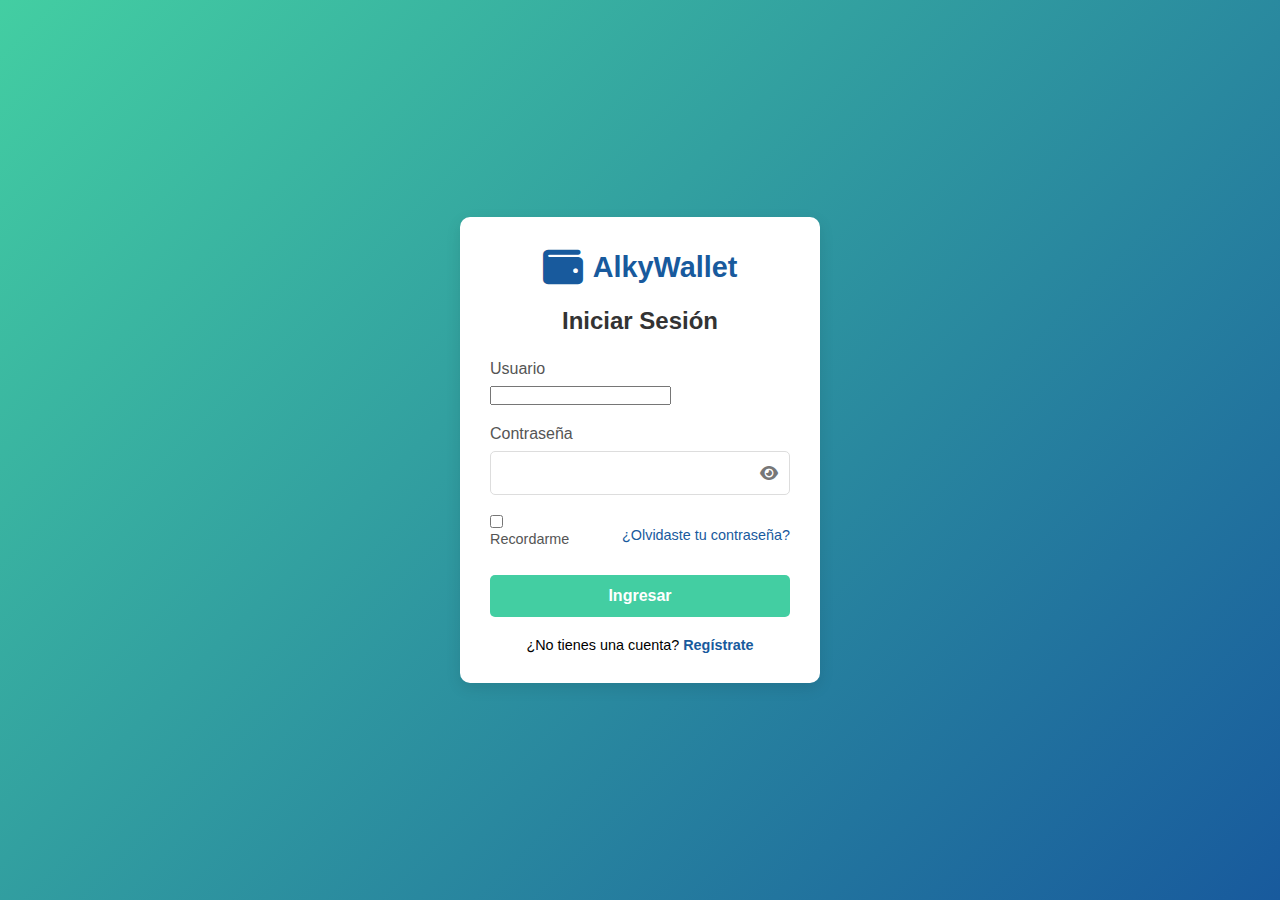
<file: index.html>
<!DOCTYPE html>
<html lang="en">

<head>
    <meta charset="UTF-8" />
    <meta name="viewport" content="width=device-width, initial-scale=1.0" />
    <title>AlkyWallet</title>
    <link rel="stylesheet" href="/css/style.css" />
    <link rel="stylesheet" href="https://cdnjs.cloudflare.com/ajax/libs/font-awesome/6.4.0/css/all.min.css" />
    <link rel="preconnect" href="https://fonts.googleapis.com" />
    <link rel="preconnect" href="https://fonts.gstatic.com" crossorigin />
    <link href="https://fonts.googleapis.com/css2?family=Mulish:ital@0;1&display=swap" rel="stylesheet" />
</head>

<body>
    <div class="container">
        <div class="login-container">
            <div class="logo-container">
                <i class="fas fa-wallet"></i>
                <h1>AlkyWallet</h1>
            </div>
            <h2>Iniciar Sesión</h2>
            <form id="loginForm">
                <!-- <div class="input-group">
                    <label for="email">Correo Electrónico</label>
                    <input type="email" id="email" name="email" required />
                    <span class="error-message" id="emailError"></span>
                </div> -->
                <div class="input-group">
                    <label for="username">Usuario</label>
                    <input type="text" id="username" name="username" required />
                    <span class="error-message" id="usernameError"></span>
                </div>
                <div class="input-group">
                    <label for="password">Contraseña</label>
                    <div class="password-container">
                        <input type="password" id="password" name="password" required />
                        <i class="fas fa-eye toggle-password" id="togglePassword"></i>
                    </div>
                    <span class="error-message" id="passwordError"></span>
                </div>
                <div class="remember-forgot">
                    <div>
                        <input type="checkbox" id="remember" />
                        <label for="remember">Recordarme</label>
                    </div>
                    <a href="#" class="forgot-password">¿Olvidaste tu contraseña?</a>
                </div>
                <button type="submit" class="login-btn">Ingresar</button>
                <div id="loginError" class="login-error"></div>
            </form>
            <div class="register-link">
                ¿No tienes una cuenta? <a href="register.html" class="link">Regístrate</a>
            </div>
        </div>
    </div>
    <script src="/js/script.js"></script>
    <script src="/js/auth.js"></script>
</body>

</html>
</file>
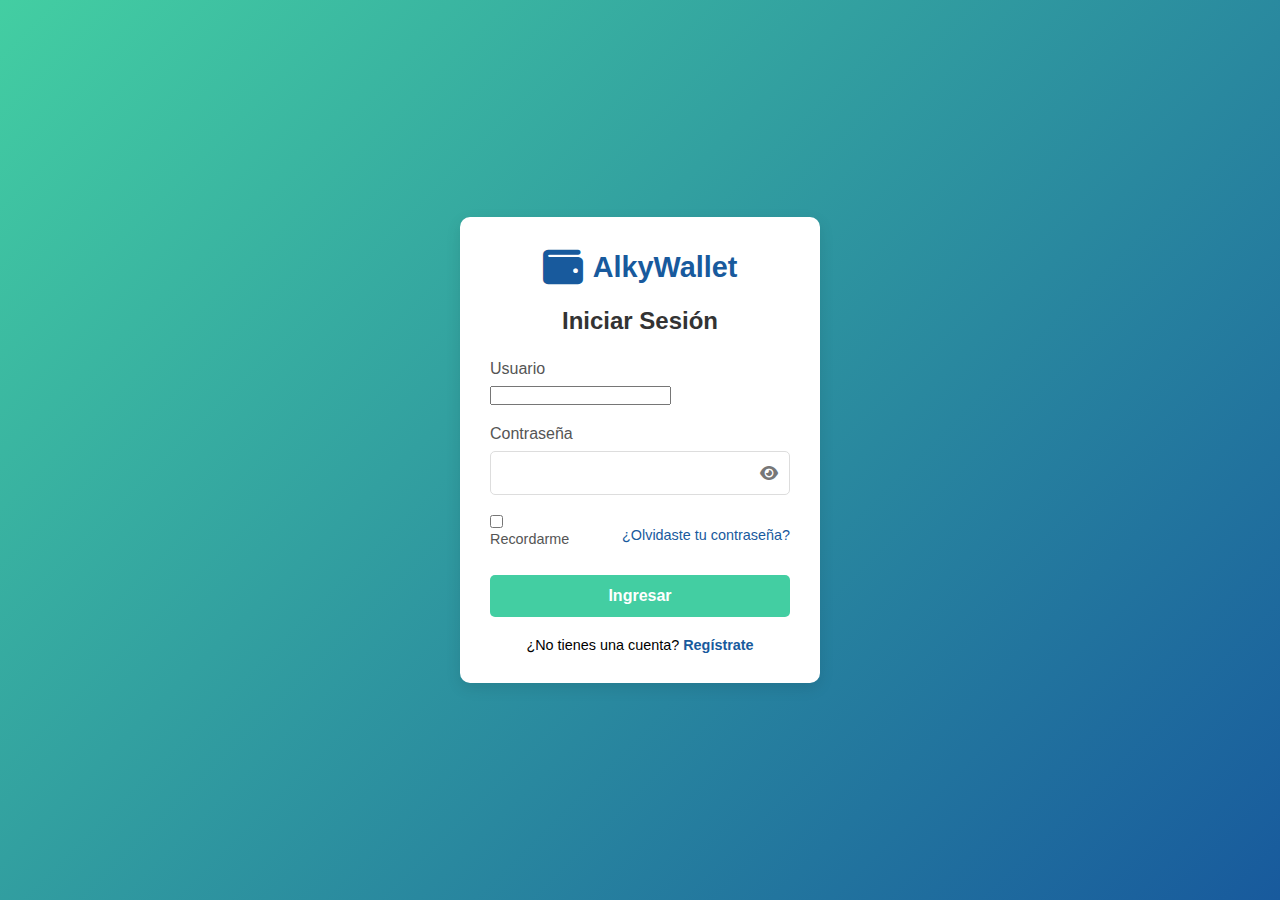
<file: home.html>
<!DOCTYPE html>
<html lang="es">
<head>
    <meta charset="UTF-8">
    <title>Inicio</title>
</head>
<body>
    <h1>Bienvenido</h1>
    <button id="logoutBtn">Cerrar sesión</button>
    <div id="data"></div>

    <script src="auth.js"></script>
    <script src="api.js"></script>
    <script>
        if (!isAuthenticated()) {
            window.location.href = "index.html";
        }

        document.getElementById("logoutBtn").addEventListener("click", () => {
            removeToken();
            window.location.href = "index.html";
        });

        // Ejemplo: obtener datos protegidos
        fetchProtected("/api/user/me").then(data => {
            document.getElementById("data").innerText = JSON.stringify(data, null, 2);
        }).catch(() => {
            alert("No autorizado");
            removeToken();
            window.location.href = "index.html";
        });
    </script>
</body>
</html>
</file>
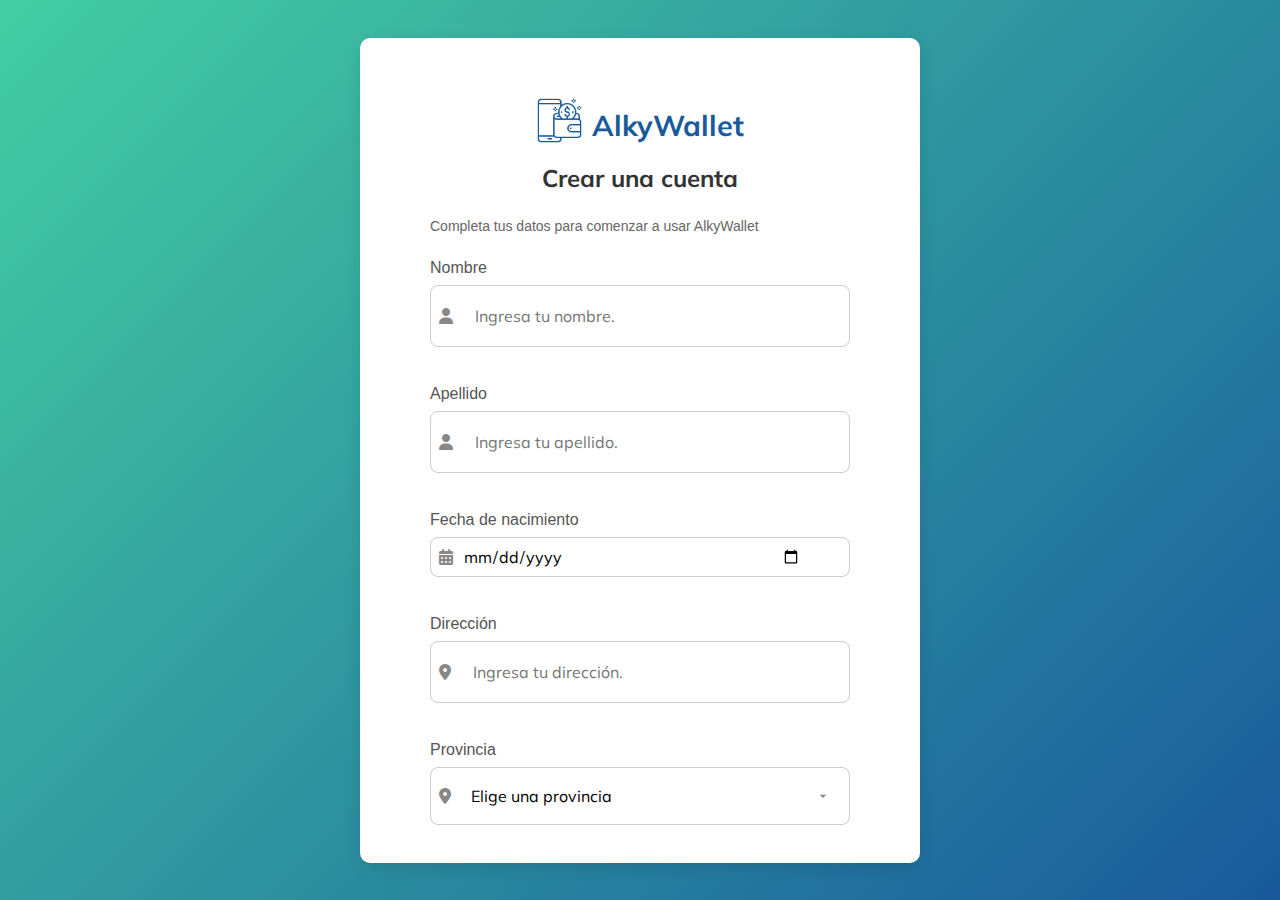
<file: register.html>
<!DOCTYPE html>
<html lang="es">

<head>
    <meta charset="UTF-8">
    <meta name="viewport" content="width=device-width, initial-scale=1.0">
    <title>AlkyWallet - Registro</title>
    <link rel="stylesheet" href="https://cdnjs.cloudflare.com/ajax/libs/font-awesome/6.4.0/css/all.min.css">
    <link href="https://fonts.googleapis.com/css2?family=Mulish:wght@300;400;500;600;700&display=swap" rel="stylesheet">
    <link rel="stylesheet" href="./assets/css/style.css">
    <link rel="stylesheet" href="./assets/css/register.css">
    <link rel="icon" href="../wallet_icon.png" type="image/svg+xml">
</head>

<body>
    <div class="container-register">
        <div class="register-container">
            <div class="form-container">
                <div class="logo-container" style=" margin-bottom: 20px;">
                    <img src="./assets/img/wallet_icon.png" alt="icono AlkyWallet" width="45" height="45">
                    <h1 style="padding-left: 10px; transform: translateY(5px);">AlkyWallet</h1>
                </div>
                <h2>Crear una cuenta</h2>
                <p class="subtitle">Completa tus datos para comenzar a usar AlkyWallet</p>

                <form id="registerForm" class="login-form">

                    <div class="form-group">
                        <label for="username">Nombre</label>
                        <div class="input-group">
                            <i class="fas fa-user"></i>
                            <input type="text" id="name" name="name" placeholder="Ingresa tu nombre." required>
                        </div>
                        <span class="error-message" id="nameError"></span>
                    </div>

                    <div class="form-group">
                        <label for="lastname">Apellido</label>
                        <div class="input-group">
                            <i class="fas fa-user"></i>
                            <input type="text" id="lastname" name="lastname" placeholder="Ingresa tu apellido."
                                required>
                        </div>
                        <span class="error-message" id="lastnameError"></span>
                    </div>

                    <div class="form-group">
                        <label for="dateBirth">Fecha de nacimiento</label>
                        <div class="input-group">
                            <i class="fas fa-calendar-alt"></i>
                            <input type="date" id="dateBirth" name="dateBirth"
                                placeholder="Ingresa tu fecha de nacimiento." required>
                        </div>
                        <span class="error-message" id="dateBirthError"></span>
                    </div>

                    <div class="form-group">
                        <label for="address">Dirección</label>
                        <div class="input-group">
                            <i class="fas fa-map-marker-alt"></i>
                            <input type="text" id="address" name="address" placeholder="Ingresa tu dirección." required>
                        </div>
                        <span class="error-message" id="addressError"></span>
                    </div>

                    <!--Aqui se agregan las prov, municipio y localidades con el select-->


                    <div class="form-group">
                        <label for="province"> Provincia</label>
                        <div class="input-group">
                            <i class="fas fa-map-marker-alt"></i>
                            <select id="province" name="province">
                                <option value="Elige una provincia"> Elige una provincia</option>
                            </select>
                        </div>
                        <span class="error-message" id="provinceError"></span>

                    </div>
                    <div class="form-group">
                        <label for="municipality"> Departamento</label>
                        <div class="input-group">
                            <i class="fas fa-map-marker-alt"></i>
                            <select id="municipality" name="municipality">
                                <option value="Elige un departamento"> Elige un departamento</option>
                            </select>
                        </div>
                        <span class="error-message" id="municipalityError"></span>  <!-- crear el error de municality error-->
                    </div>

                    <div class="form-group">
                        <label for="location"> Localidad</label>
                        <div class="input-group">
                            <i class="fas fa-map-marker-alt"></i>
                            <select id="location" name="location">
                                <option value="Elige una Localidad"> Elige una Localidad</option>
                            </select>
                        </div>
                        <span class="error-message" id="locationError"></span>
                    </div>


                    <!-- fin select-->

                    <div class="form-group">
                        <label for="phoneNumber">Teléfono</label>
                        <div class="input-group">
                            <i class="fas fa-phone"></i>
                            <input type="text" id="phoneNumber" name="phoneNumber" placeholder="Ingresa tu teléfono."
                                required>
                        </div>
                        <span class="error-message" id="phoneNumberError"></span>
                    </div>

                    <div class="form-group">
                        <label for="identityCard">DNI</label>
                        <div class="input-group">
                            <i class="fas fa-id-card"></i>
                            <input type="text" id="identityCard" name="identityCard" placeholder="Ingresa tu DNI."
                                required>
                        </div>
                        <span class="error-message" id="identityCardError"></span>
                    </div>


                    <div class="form-group">
                        <label for="email">Correo Electrónico</label>
                        <div class="input-group">
                            <i class="fas fa-envelope"></i>
                            <input type="email" id="email" name="email" placeholder="Ingresa tu correo electrónico."
                                required>
                        </div>
                        <span class="error-message" id="emailError"></span>
                    </div>

                    <div class="form-group">
                        <label for="username">Nombre de Usuario</label>
                        <div class="input-group">
                            <i class="fas fa-user"></i>
                            <input type="text" id="username" name="username" placeholder="Ingresa tu nombre de usuario."
                                required>
                        </div>
                        <span class="error-message" id="usernameError"></span>
                    </div>

                    <div class="form-row">
                        <div class="form-group">
                            <label for="password">Contraseña</label>
                            <div class="input-group">
                                <i class="fas fa-lock"></i>
                                <input type="password" id="password" name="password" placeholder="Crea tu contraseña"
                                    required>
                                <i class="fas fa-eye toggle-password-register" data-target="password"></i>
                            </div>
                            <span class="error-message" id="passwordError"></span>
                        </div>

                        <div class="form-group">
                            <label for="confirmPassword">Confirmar contraseña</label>
                            <div class="input-group">
                                <i class="fas fa-lock"></i>
                                <input type="password" id="confirmPassword" name="confirmPassword"
                                    placeholder="Confirma tu contraseña" required>
                                <i class="fas fa-eye toggle-password-register" data-target="confirmPassword"></i>
                            </div>
                            <span class="error-message" id="confirmPasswordError"></span>
                        </div>
                    </div>

                    <div class="form-group checkbox-group">
                        <input type="checkbox" id="terms" name="terms" required>
                        <label for="terms">Acepto los <a href="#" class="link">Términos y Condiciones</a> y
                            la <a href="#" class="link">Política de Privacidad</a></label>
                        <span class="error-message" id="termsError"></span>
                    </div>

                    <button type="submit" id="crearCuenta" class="btn-login">Crear cuenta</button>

                    <div class="separator">
                        <span>o</span>
                    </div>

                    <div class="social-login">
                        <button type="button" class="btn-social google">
                            <i class="fab fa-google"></i>
                            <span>Registrarse con Google</span>
                        </button>
                        <button type="button" class="btn-social facebook">
                            <i class="fab fa-facebook-f"></i>
                            <span>Registrarse con Facebook</span>
                        </button>
                    </div>
                </form>

                <div class="register-link">
                    ¿Ya tienes una cuenta? <a href="index.html" class="link">Iniciar sesión</a>
                </div>
            </div>


    <script src="js/register.js"></script>
    <script src="js/mobile-menu.js"></script>
</body>

</html>

<!-- asi estaba antes de los select

<div class="form-group">
                        <label for="location">Localidad</label>
                        <div class="input-group">
                            <i class="fas fa-map-marker-alt"></i>
                            <input type="text" id="location" name="location" placeholder="Ingresa tu localidad."
                                required>
                        </div>
                        <span class="error-message" id="locationError"></span>
                    </div>

                    
                    <div class="form-group">
                        <label for="province">Provincia</label>
                        <div class="input-group">
                            <i class="fas fa-map-marker-alt"></i>
                            <input type="text" id="province" name="province" placeholder="Ingresa tu provincia."
                                required>
                        </div>
                        <span class="error-message" id="provinceError"></span>
                    </div>




-->
</file>
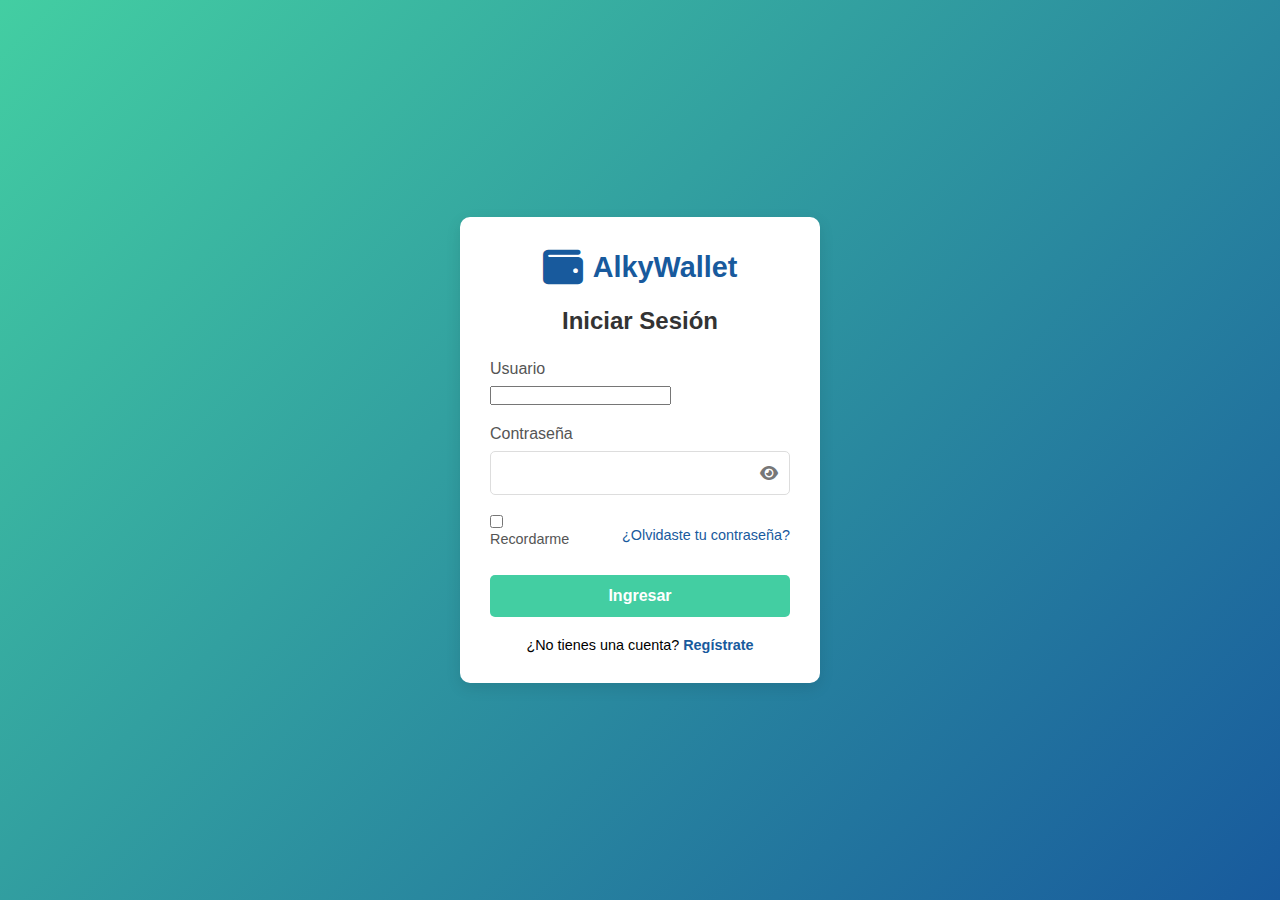
<file: dashboard/client/client.html>
<!DOCTYPE html>
<html lang="es">

<head>
    <meta charset="UTF-8" />
    <meta name="viewport" content="width=device-width, initial-scale=1.0" />
    <title>AlkyWallet - Dashboard Usuario</title>
    <link rel="stylesheet" href="./../../assets/css/mobile-menu.css" />
    <link rel="stylesheet" href="./../../assets/css/style.css" />
    <link rel="stylesheet" href="./../../assets/css/dashboard.css" />
    <link rel="stylesheet" href="./../../assets/css/client.css" />
    <link rel="stylesheet" href="https://cdnjs.cloudflare.com/ajax/libs/font-awesome/6.4.0/css/all.min.css" />
    <link rel="stylesheet" href="./../../assets/css/modal.css" />
    <link rel="icon" href="./../../assets/img/wallet_icon.png" type="image/svg+xml" />
</head>

<body class="dashboard">
    <div class="dashboard-container client-container">
        <!-- Sidebar -->
        <aside class="sidebar">
            <div class="logo-container">
                <img src="./../../assets/img/wallet_icon.png" alt="icono AlkyWallet" width="45" height="45" />
                <h1>AlkyWallet</h1>
            </div>
            <nav class="sidebar-menu">
                <ul>
                    <li class="menu-link active">
                        <a href="#"><i class="fas fa-home"></i> Inicio</a>
                    </li>
                    <li class="menu-link">
                        <a href="#"><i class="fas fa-exchange-alt"></i> Transferencias</a>
                    </li>
                    <li class="menu-link">
                        <a href="#"><i class="fas fa-money-bill-wave"></i> Retiros</a>
                    </li>
                    <li class="menu-link">
                        <a href="#"><i class="fas fa-credit-card"></i> Tarjetas</a>
                    </li>
                    <li class="menu-link">
                        <a href="#"><i class="fas fa-cog"></i> Configuración</a>
                    </li>
                    <li class="menu-link">
                        <a href="./../../index.html" id="logoutBtn"><i class="fas fa-sign-out-alt"></i> Cerrar
                            Sesión</a>
                    </li>
                </ul>
            </nav>
            <div class="user-info">
                <img src="./../../assets/img/person.png" alt="Foto de perfil" class="profile-pic" />
                <div>
                    <p class="user-name" id="userName"></p>
                    <p class="user-role" id="userRole"></p>
                </div>
            </div>
        </aside>

        <!-- Main Content -->
        <main class="main-content">
            <header class="dashboard-header">
                <div>
                    <h2 id="saludo">Bienvenido</h2>
                    <p id="user-name">userName</p>
                </div>
                <div class="header-actions">

                    <div>
                        <button class="btn-administrador " id="btn-administrador">
                            <i class="fas fa-bars"></i>
                            Ir al panel de administrador.
                        </button>
                    </div>



                    <div class="search-bar">
                        <input type="text" placeholder="Buscar..." />
                        <i class="fas fa-search"></i>
                    </div>
                    <div class="notifications">
                        <i class="fas fa-bell"></i>
                        <span class="notification-badge">3</span>
                    </div>
                </div>
            </header>

            <!-- Accounts Section -->
            <section class="card accounts-card">
                <div class="card-header">
                    <h3>Mis Cuentas</h3>
                    <div class="card-actions">
                        <button class="add-account-btn" id="addAccountBtn" title="Agregar nueva cuenta"
                            data-open-modal="addAccount">
                            <i class="fas fa-plus"></i>
                        </button>
                    </div>
                </div>
                <div class="card-content">
                    <div class="accounts-container" id="accountsContainer">
                        <!-- Las cuentas se cargarán dinámicamente aquí -->
                        <div class="account-placeholder">
                            <div class="placeholder-text">Cargando cuentas...</div>
                        </div>
                    </div>
                </div>
            </section>
            <!-- Balance Card -->

            <section class="card balance-card">
                <div class="card-header">
                    <h3>Saldo Disponible</h3>
                    <div class="card-actions">
                        <button class="refresh-btn" id="refreshBalance">
                            <i class="fas fa-sync-alt"></i>
                        </button>
                    </div>
                </div>
                <div class="card-content">
                    <div class="balance-amount">
                        <span class="currency-balance" id="currencySymbol">$</span>
                        <span class="amount" id="balanceAmount">00.00</span>
                    </div>
                    <div class="balance-actions">
                        <!-- Button to open deposit modal -->
                        <button class="action-btn" data-open-modal="deposit">
                            <i class="fas fa-plus"></i> Depositar
                        </button>
                        <!-- Button to open transfer modal -->
                        <button class="action-btn" data-open-modal="transfer">
                            <i class="fas fa-paper-plane"></i> Transferir
                        </button>
                        <!-- Button to open withdraw modal -->
                        <button class="action-btn" data-open-modal="withdraw">
                            <i class="fas fa-money-bill-wave"></i> Retirar
                        </button>
                    </div>
                </div>
            </section>

            <!-- Recent Transactions -->
            <section class="card transactions-card">
                <div class="card-header">
                    <h3>Movimientos Recientes</h3>
                    <div class="card-actions">
                        <button class="view-all-btn">Ver todos</button>
                    </div>
                </div>
                <div class="card-content">
                    <table class="transactions-table" id="transactionsTable">
                        <thead>
                            <tr>
                                <th>Fecha</th>
                                <th>Descripción</th>
                                <th>Tipo</th>
                                <th>Monto</th>
                            </tr>
                        </thead>
                        <tbody>
                            <!-- Transactions will be loaded here -->
                        </tbody>
                    </table>
                    <div id="transactionsPagination" class="pagination"></div>
                </div>
            </section>

            <!-- Two Column Layout -->
            <div class="two-column">
                <!-- Transfers -->
                <section class="card transfers-card">
                    <div class="card-header">
                        <h3>Transferencias</h3>
                        <div class="card-actions">
                            <button class="view-all-btn">Ver todas</button>
                        </div>
                    </div>
                    <div class="card-content" id="transfersContent">
                        <!-- Transfers will be loaded here -->
                    </div>
                    <div id="transfersPagination" class="pagination"></div>
                </section>

                <!-- Withdrawals -->
                <section class="card withdrawals-card">
                    <div class="card-header">
                        <h3>Retiros</h3>
                        <div class="card-actions">
                            <button class="view-all-btn">Ver todas</button>
                        </div>
                    </div>
                    <div class="card-content" id="withdrawalsContent">
                        <!-- Withdrawals will be loaded here -->
                    </div>
                    <div id="withdrawalsPagination" class="pagination"></div>
                </section>
            </div>

            <!-- Two Column Layout -->
            <div class="two-column">
                <!-- Cards -->
                <section class="card cards-section">
                    <div class="card-header">
                        <h3>Mis Tarjetas</h3>
                        <div class="card-actions">
                            <button class="add-btn">
                                <i class="fas fa-plus"></i> Agregar
                            </button>
                        </div>
                    </div>
                    <div class="card-content" id="cardsContent">
                        <div class="credit-card">
                            <div class="card-type">
                                <span>Visa</span>
                                <i class="fab fa-cc-visa"></i>
                            </div>
                            <div class="card-number">**** **** **** 4589</div>
                            <div class="card-info">
                                <div class="card-holder">Juan Pérez</div>
                                <div class="card-expiry">12/25</div>
                            </div>
                        </div>
                        <!-- More cards will be loaded here -->
                    </div>
                </section>

                <!-- Dollar Exchange Rate -->
                <section class="card dollar-card">
                    <div class="card-header">
                        <h3>Dólar Hoy</h3>
                        <div class="card-actions">
                            <button class="refresh-btn" id="refreshDollar">
                                <i class="fas fa-sync-alt"></i>
                            </button>
                        </div>
                    </div>
                    <div class="card-content" id="dollarContent">
                        <div class="dollar-rates">
                            <div class="dollar-type">
                                <h4>Dólar Oficial</h4>
                                <div class="dollar-values">
                                    <div class="buy">
                                        <span class="label">Compra</span>
                                        <span class="value">$ - </span>
                                    </div>
                                    <div class="sell">
                                        <span class="label">Venta</span>
                                        <span class="value">$ - </span>
                                    </div>
                                </div>
                            </div>
                            <div class="dollar-type">
                                <h4>Dólar Blue</h4>
                                <div class="dollar-values">
                                    <div class="buy">
                                        <span class="label">Compra</span>
                                        <span class="value">$ - </span>
                                    </div>
                                    <div class="sell">
                                        <span class="label">Venta</span>
                                        <span class="value">$ - </span>
                                    </div>
                                </div>
                            </div>
                        </div>
                    </div>
                </section>
            </div>

            <!-- Menú móvil para Usuario -->
            <div class="mobile-menu-container user-menu">
                <nav class="mobile-menu">
                    <a href="#" class="menu-item active">
                        <i class="fas fa-home"></i>
                        <span>Inicio</span>
                    </a>
                    <a href="#" class="menu-item" data-open-modal="transfer">
                        <i class="fas fa-exchange-alt"></i>
                        <span>Transferir</span>
                    </a>
                    <a href="#" class="menu-item">
                        <i class="fas fa-wallet"></i>
                        <span>Billetera</span>
                    </a>
                    <a href="#cardsContent" class="menu-item">
                        <i class="fas fa-credit-card"></i>
                        <span>Tarjetas</span>
                    </a>
                    <a href="#" class="menu-item">
                        <i class="fas fa-user"></i>
                        <span>Perfil</span>
                    </a>
                </nav>
            </div>
        </main>

        <!-- Modals -->

        <!-- Modal para Depositar -->

        <div id="depositModal" class="modal-overlay">
            <div class="modal-container">
                <div class="modal-header">
                    <h3><i class="fas fa-plus-circle"></i> Depositar dinero</h3>
                    <button class="modal-close" data-modal="deposit">
                        <i class="fas fa-times"></i>
                    </button>
                </div>

                <div class="modal-body">
                    <form id="depositForm" class="modal-form">
                        <div class="form-group">
                            <label for="depositMethod">Método de depósito</label>
                            <select id="depositMethod" name="depositMethod" required>
                                <option value="">Selecciona un método</option>
                                <option value="EFECTIVO">Efectivo</option>
                                <option value="TRANSFERENCIA">Transferencia bancaria</option>
                                <option value="CHEQUE">Cheque</option>
                                <option value="CAJERO">Cajero automático</option>
                                <option value="VENTANILLA">Ventanilla</option>
                            </select>
                        </div>

                        <div class="form-group">
                            <label for="depositSource">Entidad de origen</label>
                            <input type="text" id="depositSource" name="depositSource"
                                placeholder="Ej: Banco Nación, Rapipago, etc." required />
                        </div>

                        <div class="form-group">
                            <label for="depositAmount">Monto a depositar</label>
                            <div class="amount-input">
                                <span class="currency">$</span>
                                <input type="number" id="depositAmount" name="depositAmount" placeholder="0.00" min="1"
                                    step="0.01" required />
                            </div>
                            <div class="amount-limits">
                                <small>Mínimo: $1.00 - Máximo: $50,000.00</small>
                            </div>
                        </div>

                        <!-- Detalles de tarjeta solo si corresponde -->
                        <div id="cardDetails" class="card-details" style="display: none">
                            <div class="form-group">
                                <label for="cardNumber">Número de tarjeta</label>
                                <input type="text" id="cardNumber" name="cardNumber" placeholder="1234 5678 9012 3456"
                                    maxlength="19" />
                            </div>
                            <div class="form-row">
                                <div class="form-group">
                                    <label for="expiryDate">Fecha de vencimiento</label>
                                    <input type="text" id="expiryDate" name="expiryDate" placeholder="MM/AA"
                                        maxlength="5" />
                                </div>
                                <div class="form-group">
                                    <label for="cvv">CVV</label>
                                    <input type="text" id="cvv" name="cvv" placeholder="123" maxlength="4" />
                                </div>
                            </div>
                            <div class="form-group">
                                <label for="cardName">Nombre en la tarjeta</label>
                                <input type="text" id="cardName" name="cardName" placeholder="Nombre completo" />
                            </div>
                        </div>

                        <div class="form-group">
                            <label for="depositDescription">Descripción (opcional)</label>
                            <input type="text" id="depositDescription" name="depositDescription"
                                placeholder="Ej: Recarga mensual" />
                        </div>

                        <div class="transaction-summary">
                            <div class="summary-row">
                                <span>Monto:</span>
                                <span id="depositSummaryAmount">$0.00</span>
                            </div>
                            <div class="summary-row">
                                <span>Comisión:</span>
                                <span id="depositFee">$0.00</span>
                            </div>
                            <div class="summary-row total">
                                <span>Total a pagar:</span>
                                <span id="depositTotal">$0.00</span>
                            </div>
                        </div>

                        <div class="modal-footer">
                            <button type="button" class="btn-secondary" data-modal="deposit">
                                Cancelar
                            </button>
                            <button type="submit" form="depositForm" class="btn-primary">
                                Confirmar depósito
                            </button>
                        </div>
                    </form>
                </div>
            </div>
        </div>

        <!-- Fin del modal de depósito -->

        <!-- Modal para transferencias -->

        <div id="transferModal" class="modal-overlay">
            <div class="modal-container">
                <div class="modal-header">
                    <h3><i class="fas fa-exchange-alt"></i> Transferir dinero</h3>
                    <button class="modal-close" data-modal="transfer">
                        <i class="fas fa-times"></i>
                    </button>
                </div>

                <div class="modal-body">
                    <div class="balance-info">
                        <div class="available-balance">
                            <span>Saldo disponible:</span>
                            <span class="balance-amount" id="transferAvailableBalance">$0.00</span>
                        </div>
                    </div>

                    <form id="transferForm" class="modal-form">
                        <div class="form-group">
                            <label for="transferType">Tipo de transferencia</label>
                            <select id="transferType" name="transferType" required>
                                <option value="">Selecciona el tipo</option>
                                <option value="alkywallet">A otra cuenta AlkyWallet</option>
                                <option value="bank_transfer">A cuenta bancaria</option>
                                <option value="email">Por correo electrónico</option>
                                <option value="phone">Por número de teléfono</option>
                            </select>
                        </div>

                        <div id="recipientDetails" class="recipient-details">
                            <div class="form-group" id="emailGroup" style="display: none">
                                <label for="recipientEmail">Correo del destinatario</label>
                                <input type="email" id="recipientEmail" name="recipientEmail"
                                    placeholder="ejemplo@correo.com" />
                            </div>

                            <div class="form-group" id="phoneGroup" style="display: none">
                                <label for="recipientPhone">Teléfono del destinatario</label>
                                <input type="tel" id="recipientPhone" name="recipientPhone"
                                    placeholder="(011) 1234-5678" />
                            </div>

                            <div class="form-group" id="walletGroup" style="display: none">
                                <label for="recipientWallet">ID de AlkyWallet</label>
                                <input type="text" id="recipientWallet" name="recipientWallet"
                                    placeholder="@usuario o ID de cuenta" />
                            </div>

                            <div id="bankTransferDetails" style="display: none">
                                <div class="form-group">
                                    <label for="recipientBank">Banco del destinatario</label>
                                    <select id="recipientBank" name="recipientBank">
                                        <option value="">Selecciona el banco</option>
                                        <option value="banco_nacion">Banco Nación</option>
                                        <option value="banco_provincia">Banco Provincia</option>
                                        <option value="santander">Santander</option>
                                        <option value="bbva">BBVA</option>
                                        <option value="galicia">Banco Galicia</option>
                                        <option value="macro">Banco Macro</option>
                                    </select>
                                </div>

                                <div class="form-group">
                                    <label for="recipientAccount">Número de cuenta</label>
                                    <input type="text" id="recipientAccount" name="recipientAccount"
                                        placeholder="Número de cuenta del destinatario" />
                                </div>

                                <div class="form-group">
                                    <label for="recipientName">Nombre del titular</label>
                                    <input type="text" id="recipientName" name="recipientName"
                                        placeholder="Nombre completo del destinatario" />
                                </div>
                            </div>

                            <div class="form-group">
                                <label for="recipientCBU">CBU/CVU del destinatario</label>
                                <input type="text" id="recipientCBU" name="recipientCBU"
                                    placeholder="CBU o CVU del destinatario" />
                            </div>
                            <div class="form-group">
                                <label for="recipientAlias">Alias del destinatario</label>
                                <input type="text" id="recipientAlias" name="recipientAlias"
                                    placeholder="Alias del destinatario" />
                            </div>
                        </div>

                        <div class="form-group">
                            <label for="transferAmount">Monto a transferir</label>
                            <div class="amount-input">
                                <span class="currency">$</span>
                                <input type="number" id="transferAmount" name="transferAmount" placeholder="0.00"
                                    min="1" step="0.01" required />
                            </div>
                            <div class="amount-limits">
                                <small>Mínimo: $1.00 - Máximo: $15,750.00</small>
                            </div>
                        </div>

                        <div class="form-group">
                            <label for="transferConcept">Concepto</label>
                            <input type="text" id="transferConcept" name="transferConcept"
                                placeholder="Ej: Pago de servicios, Regalo, etc." required />
                        </div>

                        <div class="form-group">
                            <label for="transferDescription">Mensaje (opcional)</label>
                            <textarea id="transferDescription" name="transferDescription"
                                placeholder="Mensaje para el destinatario" rows="3"></textarea>
                        </div>

                        <div class="transaction-summary">
                            <div class="summary-row">
                                <span>Monto:</span>
                                <span id="transferSummaryAmount">$0.00</span>
                            </div>
                            <div class="summary-row">
                                <span>Comisión:</span>
                                <span id="transferFee">$0.00</span>
                            </div>
                            <div class="summary-row total">
                                <span>Total a transferir:</span>
                                <span id="transferTotal">$0.00</span>
                            </div>
                        </div>

                        <div class="modal-footer">
                            <button type="button" class="btn-secondary" data-modal="transfer">
                                Cancelar
                            </button>
                            <button type="submit" form="transferForm" class="btn-primary">
                                Confirmar transferencia
                            </button>
                        </div>
                    </form>
                </div>
            </div>
        </div>

        <!-- Fin del modal de transferencia -->

        <!-- Modal para Retirar -->
        <div id="withdrawModal" class="modal-overlay">
            <div class="modal-container">
                <div class="modal-header">
                    <h3><i class="fas fa-minus-circle"></i> Retirar dinero</h3>
                    <button class="modal-close" data-modal="withdraw">
                        <i class="fas fa-times"></i>
                    </button>
                </div>

                <div class="modal-body">
                    <div class="balance-info">
                        <div class="available-balance">
                            <span>Saldo disponible:</span>
                            <span class="balance-amount" id="withdrawAvailableBalance">$0.00</span>
                        </div>
                    </div>

                    <form id="withdrawForm" class="modal-form">
                        <div class="form-group">
                            <label for="withdrawMethod">Método de retiro</label>
                            <!-- Solo opciones válidas para retiro -->
                            <select id="withdrawMethod" name="withdrawMethod" required>
                                <option value="">Selecciona un método</option>
                                <option value="EFECTIVO">Efectivo</option>
                                <option value="CAJERO">Cajero automático</option>
                                <option value="VENTANILLA">Ventanilla</option>
                            </select>
                        </div>

                        <div id="bankAccountDetails" class="bank-details" style="display: none">
                            <div class="form-group">
                                <label for="bankName">Banco</label>
                                <select id="bankName" name="bankName">
                                    <option value="">Selecciona tu banco</option>
                                    <option value="banco_nacion">Banco Nación</option>
                                    <option value="banco_provincia">Banco Provincia</option>
                                    <option value="santander">Santander</option>
                                    <option value="bbva">BBVA</option>
                                    <option value="galicia">Banco Galicia</option>
                                    <option value="macro">Banco Macro</option>
                                </select>
                            </div>

                            <div class="form-group">
                                <label for="accountNumber">Número de cuenta</label>
                                <input type="text" id="accountNumber" name="accountNumber"
                                    placeholder="Ingresa tu número de cuenta" />
                            </div>

                            <div class="form-group">
                                <label for="accountType">Tipo de cuenta</label>
                                <select id="accountType" name="accountType">
                                    <option value="">Selecciona el tipo</option>
                                    <option value="savings">Caja de ahorro</option>
                                    <option value="checking">Cuenta corriente</option>
                                </select>
                            </div>
                        </div>

                        <div class="form-group">
                            <label for="withdrawAmount">Monto a retirar</label>
                            <div class="amount-input">
                                <span class="currency">$</span>
                                <input type="number" id="withdrawAmount" name="withdrawAmount" placeholder="0.00"
                                    min="1" step="0.01" required />
                            </div>
                            <div class="amount-limits">
                                <small>Mínimo: $1.00 - Máximo: $15,750.00</small>
                            </div>
                        </div>

                        <div class="form-group">
                            <label for="withdrawDescription">Descripción (opcional)</label>
                            <input type="text" id="withdrawDescription" name="withdrawDescription"
                                placeholder="Ej: Retiro para gastos" />
                        </div>

                        <div class="form-group">
                            <label for="withdrawBranch">Sucursal o entidad</label>
                            <input type="text" id="withdrawBranch" name="withdrawBranch"
                                placeholder="Ej: Banco Nación, Sucursal 123" required />
                        </div>

                        <div class="transaction-summary">
                            <div class="summary-row">
                                <span>Monto:</span>
                                <span id="withdrawSummaryAmount">$0.00</span>
                            </div>
                            <div class="summary-row total">
                                <span>Total a recibir:</span>
                                <span id="withdrawTotal">$0.00</span>
                            </div>
                        </div>

                        <div class="modal-footer">
                            <button type="button" class="btn-secondary" data-modal="withdraw">
                                Cancelar
                            </button>
                            <button type="submit" form="withdrawForm" class="btn-primary">
                                Confirmar retiro
                            </button>
                        </div>
                    </form>
                </div>
            </div>
        </div>
        <!-- Fin del modal de retiro -->

        <!-- modal de confirmacion -->
        <div id="confirmationModal" class="modal-overlay">
            <div class="modal-container confirmation-modal">
                <div class="modal-header">
                    <h3 id="confirmationTitle">
                        <i class="fas fa-check-circle"></i> Operación exitosa
                    </h3>
                </div>

                <div class="modal-body">
                    <div class="confirmation-content">
                        <div class="success-icon">
                            <i class="fas fa-check-circle"></i>
                        </div>
                        <h4 id="confirmationMessage">
                            Tu operación se ha procesado correctamente
                        </h4>
                        <div id="confirmationDetails" class="confirmation-details"></div>
                        <div class="confirmation-actions">
                            <button type="button" class="btn-outline" id="downloadReceipt">
                                <i class="fas fa-download"></i> Descargar comprobante
                            </button>
                            <button type="button" class="btn-outline" id="shareReceipt">
                                <i class="fas fa-share"></i> Compartir
                            </button>
                        </div>
                    </div>
                </div>

                <div class="modal-footer">
                    <button type="button" class="btn-primary" data-modal="confirmation">
                        Cerrar
                    </button>
                </div>
                  
            </div>
        </div>

        <!-- Fin modal de confirmacion -->

        <!-- Modal para agregar nueva cuenta -->
        <div id="addAccountModal" class="modal-overlay">
            <div class="modal-container">
                <div class="modal-header">
                    <h3><i class="fas fa-university"></i> Agregar Nueva Cuenta</h3>
                    <button class="modal-close" data-modal="addAccount">
                        <i class="fas fa-times"></i>
                    </button>
                </div>
                <div class="modal-body">
                    <form id="addAccountForm" class="modal-form">
                        <div class="form-group">
                            <label for="accountName">Nombre de la cuenta</label>
                            <input type="text" id="accountName" name="accountName"
                                placeholder="Ej: Mi cuenta principal" />
                        </div>
                        <div class="form-group">
                            <label for="accountType">Tipo de cuenta</label>
                            <select id="accountType" name="accountType" required>
                                <option value="">Selecciona un tipo</option>
                                <option value="savings">Caja de ahorro</option>
                                <option value="checking">Cuenta corriente</option>
                                <option value="investment">Cuenta de inversión</option>
                            </select>
                        </div>
                        <div class="form-group">
                            <label for="accountCurrency">Moneda</label>
                            <select id="accountCurrency" name="accountCurrency" required>
                                <option value="">Selecciona una moneda</option>
                                <option value="ARS">Peso Argentino (ARS)</option>
                                <option value="USD">Dólar Estadounidense (USD)</option>
                                <option value="EUR">Euro (EUR)</option>
                            </select>
                        </div>
                        <div class="form-group">
                            <label for="accountAlias">Alias (opcional)</label>
                            <input type="text" id="accountAlias" name="accountAlias"
                                placeholder="Ej: cuenta.principal.alky" />
                            <small class="helper-text">Si no ingresas un alias, se generará uno
                                automáticamente.</small>
                        </div>

                        <button type="button" class="btn-secondary" data-modal="addAccount">
                            Cancelar
                        </button>
                        <button id="submitAddAccountForm" type="submit" class="btn-primary">
                            Crear Cuenta
                        </button>
                    </form>
                </div>
            </div>
        </div>
        <!-- Fin del modal de agregar cuenta -->
    </div>

    <script src="./../../js/auth.js"></script>
    <script src="./../../js/api.js"></script>
    <script src="./../client/components/modals/modalManager.js"></script>
    <script src="./../../js/menuActiveState.js"></script>
    <script src="./../../js/mobile-menu.js"></script>
    <script src="./../client/components/modals/createAccountModal.js"></script>
    <script src="./components/modals/depositModal.js"></script>
    <script src="./components/modals/transferModal.js"></script>
    <script src="./components/modals/withdrawalModal.js"></script>
    <script src="./components/modals/confirmationModal.js"></script>
    <script src="./accounts.js"></script>
    <script src="./client.js"></script>
    <!-- <script src="./../client/components/modals/index.js"></script> -->
    <script>
        document.body.classList.add("has-mobile-menu");
    </script>
</body>

</html>
</file>
<file: css/style.css>
* {
    margin: 0;
    padding: 0;
    box-sizing: border-box;
    font-family: 'Segoe UI', Tahoma, Geneva, Verdana, sans-serif;
}

body {
    background: linear-gradient(135deg, #43cea2, #185a9d);
    height: 100vh;
    display: flex;
    align-items: center;
    justify-content: center;
}

.container {
    width: 100%;
    max-width: 400px;
    padding: 20px;
}

.login-container {
    background-color: white;
    border-radius: 10px;
    box-shadow: 0 5px 15px rgba(0, 0, 0, 0.1);
    padding: 30px;
}

.logo-container {
    display: flex;
    align-items: center;
    justify-content: center;
    margin-bottom: 20px;
}

.logo-container i {
    font-size: 2.5rem;
    color: #185a9d;
    margin-right: 10px;
}

h1 {
    color: #185a9d;
    font-size: 1.8rem;
}

h2 {
    text-align: center;
    margin-bottom: 25px;
    color: #333;
}

.input-group {
    margin-bottom: 20px;
}

label {
    display: block;
    margin-bottom: 8px;
    color: #555;
    font-weight: 500;
}

input[type="email"],
input[type="password"] {
    width: 100%;
    padding: 12px;
    border: 1px solid #ddd;
    border-radius: 5px;
    font-size: 1rem;
    transition: border-color 0.3s;
}

input[type="email"]:focus,
input[type="password"]:focus {
    border-color: #43cea2;
    outline: none;
}

.password-container {
    position: relative;
}

.toggle-password {
    position: absolute;
    right: 12px;
    top: 50%;
    transform: translateY(-50%);
    cursor: pointer;
    color: #777;
}

.remember-forgot {
    display: flex;
    justify-content: space-between;
    align-items: center;
    margin-bottom: 20px;
    font-size: 0.9rem;
}

.forgot-password {
    color: #185a9d;
    text-decoration: none;
}

.forgot-password:hover {
    text-decoration: underline;
}

.login-btn {
    width: 100%;
    padding: 12px;
    background-color: #43cea2;
    color: white;
    border: none;
    border-radius: 5px;
    font-size: 1rem;
    font-weight: 600;
    cursor: pointer;
    transition: background-color 0.3s;
}

.login-btn:hover {
    background-color: #3ab890;
}

.register-link {
    text-align: center;
    margin-top: 20px;
    font-size: 0.9rem;
}

.register-link a {
    color: #185a9d;
    text-decoration: none;
    font-weight: 600;
}

.register-link a:hover {
    text-decoration: underline;
}

.error-message, .login-error {
    color: #e74c3c;
    font-size: 0.85rem;
    margin-top: 5px;
    display: block;
}

.login-error {
    text-align: center;
    margin-top: 15px;
}

@media (max-width: 480px) {
    .container {
        padding: 10px;
    }
    
    .login-container {
        padding: 20px;
    }
    
    .remember-forgot {
        flex-direction: column;
        align-items: flex-start;
        gap: 10px;
    }
}
</file>
<file: assets/css/style.css>
* {
    margin: 0;
    padding: 0;
    box-sizing: border-box;
    font-family: 'Segoe UI', Tahoma, Geneva, Verdana, sans-serif;
}

body {
    background: linear-gradient(135deg, #43cea2, #185a9d);
    display: flex;
    align-items: center;
    justify-content: center;
    min-height: 100vh;
    overflow-y: auto;

}

body.dashboard{
    height: 100% !important;
    width: 100%;
    padding-bottom: 0 !important;
    
}

.container {
    width: 100%;
    max-width: 600px;
    padding: 20px;
    display: flex;
    justify-content: center;
}

.login-container {
    background-color: white;
    border-radius: 10px;
    box-shadow: 0 5px 15px rgba(0, 0, 0, 0.1);
    padding: 30px;
    width: 400px;

}

.register-container {
    background-color: white;
    border-radius: 10px;
    box-shadow: 0 5px 15px rgba(0, 0, 0, 0.1);
    padding: 30px;
    max-width: 400px;
}

.container-register{
    width: 100%;
    max-width: 600px;
    padding: 20px;
}

.logo-container {
    display: flex;
    align-items: center;
    justify-content: center;
    margin-bottom: 20px;
}

.logo-container i {
    font-size: 2.5rem;
    color: #185a9d;
    margin-right: 10px;
}

h1 {
    color: #185a9d;
    font-size: 1.8rem;
    font-family: "Mulish", sans-serif;
}

h2 {
    text-align: center;
    margin-bottom: 25px;
    color: #333;
    font-family: "Mulish", sans-serif;
}

.input-group {
    margin-bottom: 20px;
}

label {
    display: block;
    margin-bottom: 8px;
    color: #555;
    font-weight: 500;
}

input[type="text"],
input[type="password"] {
    width: 100%;
    padding: 12px;
    border: 1px solid #ddd;
    border-radius: 5px;
    font-size: 1rem;
    transition: border-color 0.3s;
}

input[type="text"]:focus,
input[type="password"]:focus {
    border-color: #43cea2;
    outline: none;
}

.password-container {
    position: relative;
}

.toggle-password {
    position: absolute;
    right: 12px;
    top: 50%;
    transform: translateY(-50%);
    cursor: pointer;
    color: #777;
}
.toggle-password-register {
    position: relative;
    right: 12px;
    top: 50%;
    transform: translateY(-50%);
    cursor: pointer;
    color: #777;
}

.remember-forgot {
    display: flex;
    justify-content: space-between;
    align-items: center;
    margin-bottom: 20px;
    font-size: 0.9rem;
}

.forgot-password {
    color: #185a9d;
    text-decoration: none;
}

.forgot-password:hover {
    text-decoration: underline;
}

.login-btn {
    width: 100%;
    padding: 12px;
    background-color: #43cea2;
    color: white;
    border: none;
    border-radius: 5px;
    font-size: 1rem;
    font-weight: 600;
    cursor: pointer;
    transition: background-color 0.3s;
}

.login-btn:hover {
    background-color: #3ab890;
}

.register-link {
    text-align: center;
    margin-top: 20px;
    font-size: 0.9rem;
}

.register-link a {
    color: #185a9d;
    text-decoration: none;
    font-weight: 600;
}

.register-link a:hover {
    text-decoration: underline;
}

.error-message,
.login-error {
    color: #e74c3c;
    font-size: 0.85rem;
    margin-top: 5px;
    display: block;
}

.login-error {
    text-align: center;
    margin-top: 15px;
}

@media (max-width: 480px) {
    .container {
        padding: 10px;
    }

    .login-container {
        padding: 20px;
    }

    .remember-forgot {
        flex-direction: column;
        align-items: flex-start;
        gap: 10px;
    }

    
}
</file>
<file: assets/css/register.css>
/* Estilos específicos para la página de registro */
.register-container {
    max-width: 1200px;
    height: auto;
    min-height: 600px;
}

.form-container {
    padding: 30px 40px;
    overflow-y: auto;
    max-height: 85vh;
    max-width: 100%; /* Añadir esto para que crezca con el contenedor padre */
    box-sizing: border-box;
}

.subtitle {
    color: #666;
    margin-bottom: 25px;
    font-size: 14px;
}

.form-row {
    display: flex;
    gap: 20px;
    width: 100%;
}

.form-row .form-group {
    flex: 1;
}

.checkbox-group {
    display: flex;
    align-items: flex-start;
    margin: 15px 0;
    gap: 10px;
}

.checkbox-group input[type="checkbox"] {
    margin-top: 3px;
}

.checkbox-group label {
    font-size: 13px;
    line-height: 1.4;
}

.error-message {
    color: #e74c3c;
    font-size: 12px;
    margin-top: 5px;
    display: block;
    min-height: 18px;
}

.password-strength {
    height: 5px;
    background-color: #eee;
    border-radius: 3px;
    margin-top: 5px;
    overflow: hidden;
}

.password-strength-meter {
    height: 100%;
    width: 0;
    transition: width 0.3s, background-color 0.3s;
}

.password-strength-text {
    font-size: 12px;
    margin-top: 5px;
    color: #666;
}

.features-list {
    list-style: none;
    padding: 0;
    margin: 20px 0 0;
}

.features-list li {
    margin-bottom: 12px;
    display: flex;
    align-items: center;
    gap: 10px;
}

.features-list i {
    color: #43cea2;
}

.btn-login {
  width: 100%;
  padding: 12px 20px;
  background-color: #007bff;
  color: #ffffff;
  border: none;
  border-radius: 8px;
  font-size: 16px;
  cursor: pointer;
  font-weight: 600;
  transition: background-color 0.3s ease;
  
}

.btn-login:hover {
  background-color: #0056b3;
}

.separator {
  display: flex;
  align-items: center;
  margin: 24px 0;
  text-align: center;
  color: #666;
  font-size: 14px;
}

.separator::before,
.separator::after {
  content: "";
  flex: 1;
  height: 1px;
  background: #ccc;
  margin: 0 12px;
}

.social-login {
  display: flex;
  flex-direction: column;
  gap: 12px;
}

/* Botones sociales genéricos */
.btn-social {
  display: flex;
  align-items: center;
  justify-content: center;
  gap: 10px;
  padding: 12px;
  font-size: 15px;
  font-weight: 500;
  border: none;
  border-radius: 8px;
  cursor: pointer;
  transition: background-color 0.3s ease, box-shadow 0.3s ease;
}

/* Google */
.btn-social.google {
  background-color: #ffffff;
  color: #444;
  border: 1px solid #ddd;
}

.btn-social.google:hover {
  background-color: #f5f5f5;
  box-shadow: 0 2px 6px rgba(0, 0, 0, 0.1);
}

/* Facebook */
.btn-social.facebook {
  background-color: #3b5998;
  color: #ffffff;
}

.btn-social.facebook:hover {
  background-color: #2d4373;
}

/* Iconos dentro de botones */
.btn-social i {
  font-size: 18px;
}

.input-group select {
    flex: 1;
    padding: 10px;
    font-size: 14px;
    border: 1px solid #ccc;
    border-radius: 4px;
}


.input-group {
  position: relative;
}

.input-group input {
  padding-right: 40px; /* espacio para el ícono */
}

.toggle-password-register {
  position: absolute;
  right: 12px;
  top: 50%;
  transform: translateY(-50%);
  color: #aaa;
  font-size: 16px;
  cursor: pointer;
  z-index: 1;
}

/* Estilos para el indicador de fortaleza de contraseña */
.weak { background-color: #e74c3c; width: 25%; }
.medium { background-color: #f39c12; width: 50%; }
.good { background-color: #3498db; width: 75%; }
.strong { background-color: #2ecc71; width: 100%; }

/* Responsive */
@media (max-width: 992px) {
    .form-row {
        flex-direction: column;
        gap: 0;
    }
}

@media (max-width: 768px) {
    .register-container {
        flex-direction: column-reverse;
    }
    
    .image-container {
        height: 200px;
        border-radius: 0 0 15px 15px;
    }
    
    .form-container {
        border-radius: 15px 15px 0 0;
        padding: 20px;
    }
    
    .welcome-text {
        padding: 20px;
    }
    
    .welcome-text h2 {
        font-size: 22px;
    }
    
    .welcome-text p {
        font-size: 14px;
    }
    
    .features-list {
        display: none;
    }
    
    .logo-container {
        margin-bottom: 15px;
    }
    
    .logo-container h1 {
        font-size: 24px;
    }
    
    .logo {
        width: 40px;
        height: 40px;
    }
    
    h2 {
        font-size: 20px;
    }
    
    .subtitle {
        font-size: 13px;
    }
    
    .form-group {
        margin-bottom: 15px;
    }
    
    .btn-login {
        margin-top: 10px;
    }
    
    .register-link {
        margin-top: 15px;
    }
}

.input-group {
    display: flex;
    align-items: center;
    border: 1px solid #ccc;
    padding: 0.5rem;
    border-radius: 8px;
    background-color: #fff;
    margin-top: 5px;
}

.input-group i {
    color: #888;
    margin-right: 10px;
    font-size: 1rem;
}

/* Para inputs y selects */
.input-group input,
.input-group select {
    flex: 1;
    border: none;
    outline: none;
    font-size: 1rem;
    font-family: 'Mulish', sans-serif;
    background-color: transparent;
}

/* Para que los selects tengan altura consistente */
.input-group select {
    appearance: none;
    -webkit-appearance: none;
    -moz-appearance: none;
    padding-right: 1.5rem;
    background-image: url("data:image/svg+xml;utf8,<svg fill='%23888' height='20' viewBox='0 0 24 24' width='20' xmlns='http://www.w3.org/2000/svg'><path d='M7 10l5 5 5-5z'/></svg>");
    background-repeat: no-repeat;
    background-position: right 10px center;
    background-size: 16px;
    cursor: pointer;
}

/* Hover y focus para inputs y selects */
.input-group input:focus,
.input-group select:focus {
    border-color: #007bff;
    outline: none;
}

/* Mensajes de error */
.error-message {
    color: #e74c3c;
    font-size: 0.85rem;
    margin-top: 5px;
    display: block;
}


@media (max-width: 480px) {
    .social-login {
        flex-direction: column;
    }
    
    .btn-social {
        width: 100%;
    }
    
    .checkbox-group label {
        font-size: 12px;
    }
    
    .form-container {
        padding: 15px;
    }
}

/* Para que el select no sea tan ancho */
select {
    width: 100%;
    max-width: 100%; 
    box-sizing: border-box; /* para que el padding no agrande el ancho */
}

/* Solo para pantallas pequeñas */
@media (max-width: 768px) {
    select {
        width: 100%;
        max-width: 100%; /* que ocupe todo el ancho disponible en móvil */
 
    }
}

.success-message {
    display: flex;
    flex-direction: column;
    align-items: center;
    background-color: #e6f4ea;
    border: 1px solid #c2e0c6;
    border-radius: 10px;
    padding: 30px 40px;
    margin-top: 20px;
    width: 100%;
    max-width: 500px;
    box-shadow: 0 2px 8px rgba(0, 0, 0, 0.05);
    animation: fadeIn 0.6s ease-in-out;
    color: #2e7d32;
    font-family: 'Segoe UI', Tahoma, Geneva, Verdana, sans-serif;
}

.success-icon {
    font-size: 40px;
    color: #43a047;
    margin-bottom: 10px;
}

.success-message h3 {
    font-size: 24px;
    margin: 10px 0;
    color: #2e7d32;
}

.success-message p {
    font-size: 16px;
    margin: 5px 0;
    text-align: center;
    color: #2e7d32;
}

@keyframes fadeIn {
    from {
        opacity: 0;
        transform: scale(0.98);
    }
    to {
        opacity: 1;
        transform: scale(1);
    }
}
</file>
<file: assets/css/mobile-menu.css>
/* Estilos para el menú móvil */
.mobile-menu-container {
    display: none;
    /* Oculto por defecto en desktop */
    position: fixed;
    bottom: 0;
    left: 0;
    width: 100%;
    background-color: white;
    box-shadow: 0 -2px 10px rgba(0, 0, 0, 0.1);
    z-index: 1000;
    padding: 10px 0 5px;
    font-family: "Mulish", sans-serif;
    /* Asegurar que permanezca fijo incluso durante scroll */
    position: fixed !important;
    /* Asegurar que esté por encima de otros elementos */
    z-index: 9999;
    /* Prevenir que el menú se desplace con el contenido */
    transform: translateZ(0);
    -webkit-transform: translateZ(0);
    /* Asegurar que el menú permanezca visible en iOS */
    -webkit-overflow-scrolling: touch;
    /* Añadir un pequeño padding extra en la parte inferior para dispositivos con barra de navegación */
    padding-bottom: calc(5px + env(safe-area-inset-bottom, 0px));
}

/* Media query para mostrar el menú solo en móviles */
@media (max-width: 766px) {
    .mobile-menu-container {
        display: block;
    }

    /* Ajustar el padding del contenido principal para que no quede oculto detrás del menú */
    body {
        padding-bottom: 80px !important;
    }

    .main-content,
    section[id],
    .content-wrapper,
    .dashboard-container {
        padding-bottom: 80px !important;
        margin-bottom: 10px !important;
    }

    /* Ocultar el sidebar en móviles */
    .sidebar {
        display: none;
    }

    /* Asegurar que los elementos con posición absoluta no queden debajo del menú */
    .modal-container,
    .popup,
    .dropdown-content {
        bottom: 80px !important;
    }
}


.mobile-menu {
    display: flex;
    justify-content: space-around;
    align-items: center;
    width: 100%;
}

.menu-item {
    display: flex;
    flex-direction: column;
    align-items: center;
    text-decoration: none;
    color: #777;
    padding: 8px 0;
    width: 20%;
    transition: all 0.3s ease;
    position: relative;
}

.menu-item i {
    font-size: 1.4rem;
    margin-bottom: 5px;
    transition: all 0.3s ease;
}

.menu-item span {
    font-size: 0.7rem;
    font-weight: 600;
    transition: all 0.3s ease;
}

/* Estilos para hover */
.menu-item:hover {
    color: #43cea2;
}

.menu-item:hover i {
    transform: translateY(-2px);
}

/* Estilos para el ítem activo */
.menu-item.active {
    color: #185a9d;
}

.menu-item.active::after {
    content: '';
    position: absolute;
    bottom: 0;
    left: 50%;
    transform: translateX(-50%);
    width: 5px;
    height: 5px;
    background-color: #185a9d;
    border-radius: 50%;
}

/* Estilos específicos para el menú de administrador */
.admin-menu .menu-item.active {
    color: #3498db;
}

.admin-menu .menu-item.active::after {
    background-color: #3498db;
}

.admin-menu .menu-item:hover {
    color: #2980b9;
}

/* Estilos específicos para el menú de usuario */
.user-menu .menu-item.active {
    color: #43cea2;
}

.user-menu .menu-item.active::after {
    background-color: #43cea2;
}

.user-menu .menu-item:hover {
    color: #185a9d;
}

/* Estilos adicionales para asegurar que el menú permanezca fijo */
.ripple-effect {
    position: absolute;
    border-radius: 50%;
    background-color: rgba(255, 255, 255, 0.4);
    transform: scale(0);
    animation: ripple 0.6s linear;
    pointer-events: none;
}

@keyframes ripple {
    to {
        transform: scale(2.5);
        opacity: 0;
    }
}

/* Asegurar que el menú permanezca visible en dispositivos iOS */
@supports (-webkit-touch-callout: none) {
    .mobile-menu-container {
        padding-bottom: calc(5px + env(safe-area-inset-bottom));
    }
}

/* Estilos para cuando el menú está fijo */
body.has-mobile-menu {
    overscroll-behavior-y: none;
    /* Prevenir el rebote en iOS */
}

/* Asegurar que el contenido no quede oculto detrás del menú */
.content-wrapper,
.main-content,
main,
.dashboard-container {
    padding-bottom: var(--mobile-menu-height, 80px);
}

/* Estilo para el efecto de presionar */
.menu-item:active {
    transform: scale(0.95);
}

/* Mejorar la visibilidad del menú con un fondo semi-transparente */
.mobile-menu-container::before {
    content: "";
    position: absolute;
    top: -10px;
    left: 0;
    right: 0;
    height: 10px;
    background: linear-gradient(to top, rgba(255, 255, 255, 0.9), transparent);
    z-index: -1;
}

/* Asegurar que el menú permanezca visible incluso con contenido scrollable */
html,
body {
    overscroll-behavior-y: contain;
}

body {
    padding-bottom: 80px !important;
}

/* Media query para mostrar el menú solo en móviles */
@media (max-width: 768px) {
    .mobile-menu-container {
        display: block;
    }

    .main-content,
    section[id],
    .content-wrapper,
    .dashboard-container {
        padding-bottom: 80px !important;
        margin-bottom: 10px !important;
    }
}

.main-content,
section[id],
.content-wrapper,
.dashboard-container {
    padding-bottom: 80px !important;
    margin-bottom: 10px !important;
}

/* Animación para el menú */
@keyframes slideUp {
    from {
        transform: translateY(100%);
    }

    to {
        transform: translateY(0);
    }
}

.mobile-menu-container {
    animation: slideUp 0.3s ease-out;
}

/* Indicador de notificación */
.notification-indicator {
    position: absolute;
    top: 0;
    right: 25%;
    width: 8px;
    height: 8px;
    background-color: #e74c3c;
    border-radius: 50%;
}

/* Mostrar el menú móvil solo en móviles */
@media (max-width: 1024px) {
    .mobile-menu-container {
        display: block;
    }   
}

/* Ocultar el menú móvil en pantallas grandes */
@media (min-width: 1025px) {
    .mobile-menu-container {
        display: none !important;
    }
}
</file>
<file: assets/css/dashboard.css>
/* Dashboard Layout */
.dashboard-container {
    display: flex;
    min-height: 100vh;
    background-color: #f5f7fa;
    padding-bottom: 0 !important;
    margin-bottom: 0 !important;
}

/* Sidebar Styles */
.sidebar {
    background: linear-gradient(135deg, #41d1a4ba, #185a9d);
    width: 250px;
    display: flex;
    color: white;
    flex-direction: column;
    padding: 20px 0;
    position: -webkit-sticky;
    position: sticky;
    top: 0;
    bottom: 0;
    height: 100vh;
    overflow-y: auto;
}

.sidebar .logo-container {
    padding: 0 20px;
    margin-bottom: 35px;
}

.sidebar .logo-container h1 {
    padding-left: 5px;
    transform: translateY(10px);
    
}

.sidebar-menu {
    flex-grow: 1;
    overflow: hidden;
}

.sidebar-menu ul {
    list-style: none;
    padding: 0;
    margin: 0;
}

.sidebar-menu li {
    margin-bottom: 5px;
}

.sidebar-menu a {
    display: flex;
    align-items: center;
    padding: 12px 20px;
    color: rgba(255, 255, 255, 0.8);
    text-decoration: none;
    transition: all 0.3s;
}

.sidebar-menu a:hover {
    background-color: rgba(255, 255, 255, 0.1);
    color: white;
    transform: scale(1.05);
}

.sidebar-menu li.active a {
    background-color: rgba(255, 255, 255, 0.2);
    color: white;
    font-weight: 500;
}

.sidebar-menu i {
    margin-right: 10px;
    font-size: 1.1rem;
}

.user-info {
    display: flex;
    align-items: center;
    padding: 15px 20px;
    border-top: 1px solid rgba(255, 255, 255, 0.1);
    margin-top: auto;
}

.profile-pic {
    width: 40px;
    height: 40px;
    border-radius: 50%;
    margin-right: 10px;
    border: 2px solid rgba(255, 255, 255, 0.5);
}

.user-name {
    font-weight: 500;
    margin: 0;
}

.user-role {
    font-size: 0.8rem;
    opacity: 0.8;
    margin: 0;
}

/* Main Content */
.main-content {
    flex: 1;
    padding: 20px;
    transition: all 0.3s ease;
}

/* Dashboard Header */
.dashboard-header {
    display: flex;
    justify-content: space-between;
    align-items: center;
    margin-bottom: 20px;
}

.dashboard-header h2 {
    margin: 0;
    font-size: 1.75rem;
    color: #333;
}

.dashboard-header p{
    font-size: 1.2rem;
    

    color: #777;
}

.header-actions {
    display: flex;
    align-items: center;
}

.search-bar {
    position: relative;
    margin-right: 20px;
}

.search-bar input {
    padding: 8px 15px;
    padding-right: 35px;
    border: 1px solid #ddd;
    border-radius: 20px;
    width: 200px;
    font-size: 0.9rem;
}

.search-bar i {
    position: absolute;
    right: 12px;
    top: 50%;
    transform: translateY(-50%);
    color: #777;
}

.notifications {
    position: relative;
    cursor: pointer;
}

.notifications i {
    font-size: 1.2rem;
    color: #555;
}

.notification-badge {
    position: absolute;
    top: -8px;
    right: -8px;
    background-color: #e74c3c;
    color: white;
    font-size: 0.7rem;
    width: 18px;
    height: 18px;
    border-radius: 50%;
    display: flex;
    align-items: center;
    justify-content: center;
}

/* Card Styles */
.card {
    background-color: white;
    border-radius: 10px;
    box-shadow: 0 2px 10px rgba(0, 0, 0, 0.05);
    margin-bottom: 20px;
    overflow: hidden;
    transition: all 0.3s ease;
}

.card:hover {
    transform: translateY(-2px);
    box-shadow: 0 6px 16px rgba(0, 0, 0, 0.08);
}

.card-header {
    display: flex;
    justify-content: space-between;
    align-items: center;
    padding: 15px 20px;
    border-bottom: 1px solid #eee;
}

.card-header h3 {
    margin: 0;
    font-size: 1.1rem;
    color: #333;
}

.card-content {
    padding: 20px;
}

.card-actions button {
    background: none;
    border: none;
    cursor: pointer;
    font-size: 0.9rem;
    color: #185a9d;
    display: flex;
    align-items: center;
}

.card-actions button i {
    margin-right: 5px;
}

.refresh-btn {
    background: none;
    border: none;
    cursor: pointer;
    color: #777;
    transition: transform 0.3s;
}

.refresh-btn:hover {
    color: #185a9d;
    transform: rotate(180deg);
}

.view-all-btn {
    color: #185a9d;
    font-weight: 500;
}

.add-btn {
    display: flex;
    align-items: center;
    background-color: #43cea2;
    color: white !important;
    padding: 6px 12px;
    border-radius: 5px;
    font-weight: 500;
}

.add-btn i {
    margin-right: 5px;
}

/* Balance Card */
.balance-card .card-content {
    padding: 30px 20px;
}
.balance-amount {
    font-size: 2.5rem !important;
    font-weight: 700;
    color: #185a9d!important;
    margin-bottom: 20px;
    text-align: center;
    position: relative;
    display: flex;
    justify-content: center;
    justify-items: center;  
    align-items: baseline;
    gap: 5px;
}

.currency-balance {
  display: inline-block;
    font-size: 2.5rem !important;
    vertical-align: baseline;
}

.balance-actions {
    display: flex;
    justify-content: center;
    gap: 15px;
}

.action-btn {
    background-color: #f5f7fa;
    border: none;
    border-radius: 5px;
    padding: 10px 15px;
    font-size: 0.9rem;
    font-weight: 500;
    color: #333;
    cursor: pointer;
    display: flex;
    align-items: center;
    transition: all 0.3s;
}

.action-btn:hover {
    background-color: #e8eef7;
}

.action-btn i {
    margin-right: 8px;
    color: #43cea2;
}

/* Transactions Table */
.transactions-table {
    width: 100%;
    border-collapse: collapse;
}

.transactions-table th {
    text-align: left;
    padding: 12px 15px;
    background-color: #f5f7fa;
    color: #555;
    font-weight: 500;
    font-size: 0.9rem;
}

.transactions-table td {
    padding: 12px 15px;
    border-bottom: 1px solid #eee;
    color: #333;
    font-size: 0.9rem;
}

.transactions-table tr:last-child td {
    border-bottom: none;
}

.transaction-type {
    display: inline-block;
    padding: 4px 8px;
    border-radius: 4px;
    font-size: 0.8rem;
    font-weight: 500;
}

.type-deposit {
    background-color: rgba(67, 206, 162, 0.1);
    color: #43cea2;
}

.type-withdrawal {
    background-color: rgba(231, 76, 60, 0.1);
    color: #e74c3c;
}

.type-transfer-in{
    background-color: rgba(176, 198, 245, 0.486);
    color: #3498db;
}

.type-transfer-out{
    background: #f3d26657;
    color: #e0921c; 
}

.amount-positive {
    color: #43cea2;
    font-weight: 500;
}

.amount-negative {
    color: #e74c3c;
    font-weight: 500;
}

/* Two Column Layout */
.two-column {
    display: grid;
    grid-template-columns: 1fr 1fr;
    gap: 20px;
    margin-bottom: 20px;
}

/* Transfers and Withdrawals */
.transfer-item, .withdrawal-item {
    display: flex;
    align-items: center;
    padding: 12px 0;
    border-bottom: 1px solid #eee;
}

.transfer-item:last-child, .withdrawal-item:last-child {
    border-bottom: none;
}

.transfer-icon, .withdrawal-icon {
    width: 40px;
    height: 40px;
    border-radius: 50%;
    background-color: #f5f7fa;
    display: flex;
    align-items: center;
    justify-content: center;
    margin-right: 15px;
}

.transfer-icon i, .withdrawal-icon i {
    color: #185a9d;
    font-size: 1.2rem;
}

.transfer-details, .withdrawal-details {
    flex: 1;
}

.transfer-name, .withdrawal-name {
    font-weight: 500;
    margin: 0 0 5px 0;
}

.transfer-date, .withdrawal-date {
    font-size: 0.8rem;
    color: #777;
    margin: 0;
}

.transfer-amount, .withdrawal-amount {
    font-weight: 500;
}

/* Credit Cards */
.credit-card {
    background: linear-gradient(135deg, #185a9d, #43cea2);
    border-radius: 10px;
    padding: 20px;
    color: white;
    margin-bottom: 15px;
    box-shadow: 0 4px 10px rgba(0, 0, 0, 0.1);
}

.card-type {
    display: flex;
    justify-content: space-between;
    align-items: center;
    margin-bottom: 20px;
}

.card-type i {
    font-size: 1.8rem;
}

.card-number {
    font-size: 1.2rem;
    letter-spacing: 2px;
    margin-bottom: 20px;
}

.card-info {
    display: flex;
    justify-content: space-between;
    font-size: 0.9rem;
}

/* Dollar Exchange Rate */
.dollar-rates {
    display: flex;
    flex-direction: column;
    gap: 15px;
}

.dollar-type {
    background-color: #f5f7fa;
    border-radius: 8px;
    padding: 15px;
}

.dollar-type h4 {
    margin: 0 0 10px 0;
    color: #333;
}

.dollar-values {
    display: flex;
    justify-content: space-between;
}

.buy, .sell {
    display: flex;
    flex-direction: column;
}

.label {
    font-size: 0.8rem;
    color: #777;
    margin-bottom: 5px;
}

.value {
    font-size: 1.1rem;
    font-weight: 500;
    color: #185a9d;
}

/* Responsive Design */
@media (min-width: 2100px) {
  /* Tus estilos para pantallas extra grandes */
    body {
    font-size: 20px;
    }

    .dashboard-container {
    max-width: 2000px;
    margin: 0 auto;
    }
}

@media (max-width: 1024px) {
    .two-column {
        grid-template-columns: 1fr;
    }
    .sidebar {
        display: none !important;
    }
}

@media (max-width: 780px) {
    .main-content,
    .dashboard-container,
    header,
    section.card {
        width: 100% !important;
        max-width: 100% !important;
        padding: 10px;
        box-sizing: border-box;
        margin: 0 auto;
        margin-bottom: 20px;
    }

    body, html {
        overflow-x: hidden;
    }

    .sidebar {
        display: none !important;
    }

    .main-content {
        margin-left: 0 !important;
        max-width: 90%;
        padding : 10px;
    }

    .balance-amount {
    font-size: 2rem; /* reduce tamaño general */
    text-align: center;
    display: flex;
    justify-content: center;
    align-items: baseline; /* para que currency y amount se alineen bien */
    gap: 4px; /* espacio entre $ y cantidad */
    margin-bottom: 15px; /* un poco menos espacio que en desktop */
    }
    .dashboard-container {
        align-items: center;
    }
    header, 
    section.card.balance-card, 
    div.card-header, 
    section.card.transactions-card, 
    section.card.transfers-card,
    section.card.withdrawals-card,
    section.card.cards-section,
    section.card.dollar-card,
    #transactions{
        width: 650px !important;
        padding: 20px;
    } 
    .balance-amount .currency {
    font-size: 1.5rem; /* reduce tamaño símbolo */
    margin-right: 0; /* ya no hace falta por gap */
    }


    .balance-amount .amount {
    font-weight: 700; /* mantenemos el peso */
    }
     /* Ajuste general para las tarjetas */
    .card {
        margin-bottom: 15px;   /* Menor espacio entre tarjetas */
        padding: 5px !important;    /* Reduce padding interno */
        box-shadow: 0 1px 5px rgba(0,0,0,0.05); /* Sombra más sutil */
    }

    .card-header {
        padding: 5px;   /* Reduce padding del encabezado */
    }

    .card-content {
        padding: 5px;   /* Reduce padding del contenido */
    }

}
@media (max-width: 601px) {

    .main-content, .dashboard-container{
        background: linear-gradient(135deg, #41d1a4ba, #185a9d);
        margin-top: 0;
        padding-top: 0;
    }
    .balance-amount {
    font-size: 2rem; /* reduce tamaño general */
    text-align: center;
    display: flex;
    justify-content: center;
    align-items: baseline; /* para que currency y amount se alineen bien */
    gap: 4px; /* espacio entre $ y cantidad */
    margin-bottom: 15px; /* un poco menos espacio que en desktop */
    }
    .dashboard-container {
        align-items: center;
    }
    header, 
    section.card.balance-card, 
    div.card-header, 
    section.card.transactions-card, 
    section.card.transfers-card,
    section.card.withdrawals-card,
    section.card.cards-section,
    section.card.dollar-card,
    #transactions{
        box-sizing: content-box; /* valor por defecto */
        box-sizing: border-box; 
        width: 500px !important;
        padding: 30px;
        }
    .dashboard-header{
        background-color: #f5f7fa;
        box-sizing: content-box; /* valor por defecto */
        box-sizing: border-box; 
        width: 600px !important;
        margin-top: 0 !important;
        padding-left: 50px;
        box-shadow: 0 1px 5px rgba(0,0,0,0.05); /* Sombra más sutil */
        
    }
    .dashboard-header h2 {
    transform: translateX(10px);
    }
    .header-actions{
        transform : translateX(-25px);
    }
    .client-container{
    min-width: 70.5rem;
}
}
@media (max-width: 490px) {

    .main-content, .dashboard-container{
        background: linear-gradient(135deg, #41d1a4ba, #185a9d);
        margin-top: 0;
        padding-top: 0;
    }
    .balance-amount {
    font-size: 2rem; /* reduce tamaño general */
    text-align: center;
    display: flex;
    justify-content: center;
    align-items: baseline; /* para que currency y amount se alineen bien */
    gap: 4px; /* espacio entre $ y cantidad */
    margin-bottom: 15px; /* un poco menos espacio que en desktop */
    }
    .dashboard-container {
        align-items: center;
    }
    header, 
    section.card.balance-card, 
    div.card-header, 
    section.card.transactions-card, 
    section.card.transfers-card,
    section.card.withdrawals-card,
    section.card.cards-section,
    section.card.dollar-card,
    #transactions{
        box-sizing: content-box; /* valor por defecto */
        box-sizing: border-box; 
        width: 430px !important;
        padding: 35px;
        }
    .dashboard-header{
        background-color: #f5f7fa;
        box-sizing: content-box; /* valor por defecto */
        box-sizing: border-box; 
        width: 500px !important;
        margin-top: 0 !important;
        padding-left: 50px;
        box-shadow: 0 1px 5px rgba(0,0,0,0.05); /* Sombra más sutil */
        
    }
    .dashboard-header h2 {
    transform: translateX(10px);
    }
    .header-actions{
        transform : translateX(-25px);
    }
    .transfer-item,
    .withdrawal-item{
        transform: translateX(10px);
    }
    .transfer-amount.amount-negative,
    .withdrawal-amount.amount-negative{
        transform : translateX(-25px);
    }
    td.amount-positive,
    td.amount-negative{
        transform : translateX(-15px);
    }
}

/* Estilos para la sección de cuentas - Versión Responsive Mejorada */
.accounts-card {
  margin-bottom: 20px;
}

.accounts-container {
  display: flex;
  flex-direction: column;
  gap: 15px;
  width: 100%;
}

.account-item {
  display: flex;
  align-items: center;
  background: linear-gradient(135deg, #f8f9fa 0%, #e9ecef 100%);
  border-radius: 12px;
  padding: 15px;
  transition: all 0.3s ease;
  border: 2px solid transparent;
  cursor: pointer;
  position: relative;
  overflow: hidden;
  min-height: 70px;
}

.account-item:hover {
  transform: translateY(-2px);
  box-shadow: 0 5px 15px rgba(0, 0, 0, 0.05);
}

.account-item.selected {
  border-color: #43cea2;
  background: linear-gradient(135deg, rgba(67, 206, 162, 0.1) 0%, rgba(24, 90, 157, 0.05) 100%);
}

.account-icon {
  width: 40px;
  height: 40px;
  border-radius: 50%;
  background: linear-gradient(135deg, #43cea2 0%, #185a9d 100%);
  display: flex;
  align-items: center;
  justify-content: center;
  color: white;
  font-size: 18px;
  margin-right: 15px;
  flex-shrink: 0;
}

.account-details {
  flex: 1;
  min-width: 0;
  overflow: hidden;
}

.account-name {
  font-weight: 600;
  font-size: 16px;
  color: #333;
  margin-bottom: 5px;
  white-space: nowrap;
  overflow: hidden;
  text-overflow: ellipsis;
}

.account-info {
  display: flex;
  gap: 15px;
  font-size: 13px;
  color: #666;
  flex-wrap: wrap;
}

.account-type,
.account-alias {
  display: flex;
  align-items: center;
  gap: 5px;
  white-space: nowrap;
}

.account-type i,
.account-alias i {
  font-size: 12px;
  opacity: 0.7;
}

.account-currency {
  margin-left: auto;
  font-weight: 700;
  color: #185a9d;
  font-size: 16px;
  padding: 5px 12px;
  background-color: rgba(24, 90, 157, 0.1);
  border-radius: 20px;
  display: flex;
  align-items: center;
  justify-content: center;
  flex-shrink: 0;
}

.account-actions {
  display: flex;
  gap: 10px;
  margin-left: 15px;
  flex-shrink: 0;
}

.account-action-btn {
  background: none;
  border: none;
  color: #666;
  font-size: 14px;
  cursor: pointer;
  padding: 5px;
  border-radius: 50%;
  transition: all 0.2s;
  display: flex;
  align-items: center;
  justify-content: center;
  width: 30px;
  height: 30px;
}

.account-action-btn:hover {
  background-color: rgba(67, 206, 162, 0.1);
  color: #43cea2;
}

.add-account-btn {
  background: linear-gradient(135deg, #43cea2 0%, #185a9d 100%);
  color: white;
  border: none;
  width: 32px;
  height: 32px;
  border-radius: 50%;
  display: flex;
  align-items: center;
  justify-content: center;
  cursor: pointer;
  transition: all 0.3s;
}

.add-account-btn:hover {
  transform: rotate(90deg);
  box-shadow: 0 0 10px rgba(67, 206, 162, 0.5);
}

.account-placeholder {
  display: flex;
  align-items: center;
  justify-content: center;
  height: 100px;
  background-color: #f8f9fa;
  border-radius: 12px;
  color: #aaa;
  font-style: italic;
}

.account-badge {
  position: absolute;
  top: 0;
  right: 0;
  background: linear-gradient(135deg, #43cea2 0%, #185a9d 100%);
  color: white;
  font-size: 10px;
  padding: 3px 8px;
  border-radius: 0 12px 0 12px;
  font-weight: 600;
}

/* Media Queries para Responsive Design */

/* Tablets y pantallas medianas (768px - 1024px) */
@media (max-width: 1024px) {
  .account-info {
    gap: 10px;
  }

  .account-currency {
    font-size: 14px;
    padding: 4px 10px;
  }
}

/* Tablets pequeñas (600px - 768px) */
@media (max-width: 768px) {
  .account-item {
    padding: 12px;
  }

  .account-icon {
    width: 35px;
    height: 35px;
    font-size: 16px;
    margin-right: 12px;
  }

  .account-name {
    font-size: 15px;
  }

  .account-info {
    font-size: 12px;
    gap: 8px;
  }

  .account-currency {
    font-size: 13px;
    padding: 3px 8px;
    margin-left: 10px;
  }

  .account-actions {
    margin-left: 10px;
    gap: 5px;
  }

  .account-action-btn {
    width: 28px;
    height: 28px;
    font-size: 12px;
  }
}

/* Móviles grandes (480px - 600px) */
@media (max-width: 600px) {
  .accounts-container {
    gap: 12px;
  }

  .account-item {
    padding: 10px;
    border-radius: 10px;
    flex-wrap: wrap;
    min-height: auto;
  }

  .account-icon {
    width: 32px;
    height: 32px;
    font-size: 14px;
    margin-right: 10px;
  }

  .account-details {
    flex: 1;
    min-width: 150px;
  }

  .account-name {
    font-size: 14px;
    margin-bottom: 3px;
  }

  .account-info {
    font-size: 11px;
    gap: 6px;
    flex-direction: column;
    align-items: flex-start;
  }

  .account-type,
  .account-alias {
    font-size: 11px;
  }

  .account-currency {
    font-size: 12px;
    padding: 2px 6px;
    margin-left: 8px;
    order: 1;
  }

  .account-actions {
    margin-left: 8px;
    gap: 3px;
    order: 2;
  }

  .account-action-btn {
    width: 26px;
    height: 26px;
    font-size: 11px;
  }

  .account-badge {
    font-size: 9px;
    padding: 2px 6px;
  }
}

/* Móviles pequeños (320px - 480px) */
@media (max-width: 480px) {
  .accounts-card {
    margin-bottom: 15px;
  }

  .accounts-container {
    gap: 10px;
  }

  .account-item {
    padding: 8px;
    border-radius: 8px;
    flex-direction: column;
    align-items: flex-start;
    text-align: left;
  }

  .account-icon {
    width: 30px;
    height: 30px;
    font-size: 13px;
    margin-right: 0;
    margin-bottom: 8px;
    align-self: flex-start;
  }

  .account-details {
    width: 100%;
    margin-bottom: 8px;
  }

  .account-name {
    font-size: 13px;
    margin-bottom: 4px;
  }

  .account-info {
    font-size: 10px;
    gap: 4px;
    width: 100%;
  }

  .account-type,
  .account-alias {
    font-size: 10px;
  }

  .account-currency {
    font-size: 11px;
    padding: 2px 5px;
    margin-left: 0;
    align-self: flex-start;
    margin-bottom: 5px;
  }

  .account-actions {
    margin-left: 0;
    gap: 5px;
    align-self: flex-end;
    width: 100%;
    justify-content: flex-end;
  }

  .account-action-btn {
    width: 24px;
    height: 24px;
    font-size: 10px;
  }

  .account-badge {
    font-size: 8px;
    padding: 1px 4px;
    border-radius: 0 8px 0 8px;
  }

  .account-placeholder {
    height: 80px;
    font-size: 12px;
  }

  .add-account-btn {
    width: 28px;
    height: 28px;
  }
}

/* Móviles muy pequeños (menos de 320px) */
@media (max-width: 320px) {
  .account-item {
    padding: 6px;
  }

  .account-icon {
    width: 28px;
    height: 28px;
    font-size: 12px;
    margin-bottom: 6px;
  }

  .account-name {
    font-size: 12px;
  }

  .account-info {
    font-size: 9px;
  }

  .account-type,
  .account-alias {
    font-size: 9px;
  }

  .account-currency {
    font-size: 10px;
    padding: 1px 4px;
  }

  .account-action-btn {
    width: 22px;
    height: 22px;
    font-size: 9px;
  }

  .add-account-btn {
    width: 26px;
    height: 26px;
  }
}

/* Estilos para el modal de agregar cuenta en móviles */
@media (max-width: 600px) {
  .helper-text {
    font-size: 11px;
  }
}

/* Mejoras para accesibilidad en pantallas táctiles */
@media (hover: none) and (pointer: coarse) {
  .account-item:hover {
    transform: none;
  }

  .account-action-btn:hover {
    background-color: rgba(67, 206, 162, 0.2);
  }

  .add-account-btn:hover {
    transform: none;
  }
}

/* Orientación landscape en móviles */
@media (max-width: 768px) and (orientation: landscape) {
  .account-item {
    flex-direction: row;
    align-items: center;
    padding: 8px 12px;
  }

  .account-icon {
    margin-right: 10px;
    margin-bottom: 0;
  }

  .account-details {
    margin-bottom: 0;
  }

  .account-currency {
    margin-left: auto;
    margin-bottom: 0;
  }

  .account-actions {
    margin-left: 10px;
    width: auto;
    justify-content: flex-end;
  }
}


/* Estilos para el modal de agregar cuenta */
.helper-text {
  color: #666;
  font-size: 12px;
  margin-top: 5px;
  display: block;
}


.btn-administrador {
    display: block;
    width: 100%;
    max-width: 350px;
    margin: 0 auto;
    padding: 10px;
    background: linear-gradient(90deg, #ff9800 0%, #ffb347 100%);
    color: #fff;
    border: none;
    border-radius: 32px;
    font-size: 0.75rem;
    font-weight: bold;
    translate: -10% 0;
    cursor: pointer;
    box-shadow: 0 2px 8px rgba(255, 152, 0, 0.15);
    transition: background 0.2s, box-shadow 0.2s;
}
.btn-administrador:hover {
    background: linear-gradient(90deg, #ffb347 0%, #ff9800 100%);
    box-shadow: 0 4px 16px rgba(255, 152, 0, 0.25);
}
</file>
<file: assets/css/client.css>
.dashboard-container{
    width: 95%;
}
</file>
<file: assets/css/modal.css>
/* Estilos para los modales de AlkyWallet */
@import url("https://fonts.googleapis.com/css2?family=Mulish:wght@300;400;500;600;700&display=swap");

/* Overlay del modal */
.modal-overlay {
  display: none;
  position: fixed;
  top: 0;
  left: 0;
  width: 100%;
  height: 100%;
  background-color: rgba(0, 0, 0, 0.5);
  z-index: 10000;
  backdrop-filter: blur(5px);
  animation: fadeIn 0.3s ease-out;
}

.modal-overlay.active {
  display: flex;
  justify-content: center;
  align-items: center;
  padding: 20px;
}

/* Contenedor del modal */
.modal-container {
  background: white;
  border-radius: 15px;
  box-shadow: 0 20px 40px rgba(0, 0, 0, 0.1);
  width: 100%;
  max-width: 500px;
  max-height: 90vh;
  overflow: hidden;
  animation: slideUp 0.3s ease-out;
  font-family: "Mulish", sans-serif;
}

/* Header del modal */
.modal-header {
  background: linear-gradient(135deg, #43cea2 0%, #185a9d 100%);
  color: white;
  padding: 20px 25px;
  display: flex;
  justify-content: space-between;
  align-items: center;
}

.modal-header h3 {
  margin: 0;
  font-size: 18px;
  font-weight: 600;
  display: flex;
  align-items: center;
  gap: 10px;
}

.modal-close {
  background: none;
  border: none;
  color: white;
  font-size: 18px;
  cursor: pointer;
  padding: 5px;
  border-radius: 50%;
  transition: background-color 0.3s;
}

.modal-close:hover {
  background-color: rgba(255, 255, 255, 0.2);
}

/* Cuerpo del modal */
.modal-body {
  padding: 25px;
  max-height: 60vh;
  overflow-y: auto;
}

/* Información de saldo */
.balance-info {
  background: linear-gradient(135deg, #f8f9fa 0%, #e9ecef 100%);
  border-radius: 10px;
  padding: 15px;
  margin-bottom: 20px;
  text-align: center;
}

.available-balance {
  display: flex;
  justify-content: space-between;
  align-items: center;
}

.balance-amount {
  font-size: 20px;
  font-weight: 700;
  color: #43cea2;
}

/* Formulario del modal */
.modal-form {
  display: flex;
  flex-direction: column;
  gap: 20px;
}

.form-group {
  display: flex;
  flex-direction: column;
}

.form-group label {
  margin-bottom: 8px;
  font-weight: 600;
  color: #333;
  font-size: 14px;
}

.form-group input,
.form-group select,
.form-group textarea {
  padding: 12px 15px;
  border: 1px solid #ddd;
  border-radius: 8px;
  font-size: 14px;
  transition: border-color 0.3s, box-shadow 0.3s;
  font-family: "Mulish", sans-serif;
}

.form-group input:focus,
.form-group select:focus,
.form-group textarea:focus {
  outline: none;
  border-color: #43cea2;
  box-shadow: 0 0 0 3px rgba(67, 206, 162, 0.1);
}

.form-group textarea {
  resize: vertical;
  min-height: 80px;
}

/* Fila de formulario */
.form-row {
  display: flex;
  gap: 15px;
}

.form-row .form-group {
  flex: 1;
}

/* Input de monto */
.amount-input {
  position: relative;
  display: flex;
  align-items: center;
}

.currency {
  position: absolute;
  left: 15px;
  font-weight: 600;
  color: #666;
  z-index: 1;
}

.amount-input input {
  padding-left: 35px;
  font-size: 16px;
  font-weight: 600;
}

.amount-limits {
  margin-top: 5px;
}

.amount-limits small {
  color: #666;
  font-size: 12px;
}

/* Detalles de tarjeta */
.card-details,
.bank-details,
.recipient-details {
  border: 1px solid #e9ecef;
  border-radius: 10px;
  padding: 20px;
  background-color: #f8f9fa;
  margin-top: 10px;
}

/* Resumen de transacción */
.transaction-summary {
  background: linear-gradient(135deg, #f8f9fa 0%, #e9ecef 100%);
  border-radius: 10px;
  padding: 20px;
  margin-top: 20px;
}

.summary-row {
  display: flex;
  justify-content: space-between;
  margin-bottom: 10px;
  font-size: 14px;
}

.summary-row.total {
  border-top: 1px solid #ddd;
  padding-top: 10px;
  margin-top: 10px;
  font-weight: 700;
  font-size: 16px;
  color: #185a9d;
}

/* Footer del modal */
.modal-footer {
  padding: 20px 25px;
  background-color: #f8f9fa;
  display: flex;
  gap: 15px;
  justify-content: flex-end;
}

/* Botones */
.btn-primary {
  background: linear-gradient(135deg, #43cea2 0%, #185a9d 100%);
  color: white;
  border: none;
  padding: 12px 24px;
  border-radius: 8px;
  font-weight: 600;
  cursor: pointer;
  transition: all 0.3s;
  font-family: "Mulish", sans-serif;
}

.btn-primary:hover {
  transform: translateY(-2px);
  box-shadow: 0 5px 15px rgba(67, 206, 162, 0.3);
}

.btn-secondary {
  background: white;
  color: #666;
  border: 1px solid #ddd;
  padding: 12px 24px;
  border-radius: 8px;
  font-weight: 600;
  cursor: pointer;
  transition: all 0.3s;
  font-family: "Mulish", sans-serif;
}

.btn-secondary:hover {
  background-color: #f8f9fa;
  border-color: #bbb;
}

.btn-outline {
  background: white;
  color: #43cea2;
  border: 1px solid #43cea2;
  padding: 10px 20px;
  border-radius: 8px;
  font-weight: 600;
  cursor: pointer;
  transition: all 0.3s;
  font-family: "Mulish", sans-serif;
  display: flex;
  align-items: center;
  gap: 8px;
}

.btn-outline:hover {
  background-color: #43cea2;
  color: white;
}

/* Modal de confirmación */
.confirmation-modal {
  max-width: 400px;
}

.confirmation-content {
  text-align: center;
}

.success-icon {
  font-size: 60px;
  color: #2ecc71;
  margin-bottom: 20px;
}

.confirmation-content h4 {
  margin-bottom: 20px;
  color: #333;
}

.confirmation-details {
  background-color: #f8f9fa;
  border-radius: 8px;
  padding: 15px;
  margin-bottom: 20px;
  text-align: left;
}

.confirmation-actions {
  display: flex;
  gap: 10px;
  justify-content: center;
  margin-bottom: 20px;
}

/* Animaciones */
@keyframes fadeIn {
  from {
    opacity: 0;
  }
  to {
    opacity: 1;
  }
}

@keyframes slideUp {
  from {
    opacity: 0;
    transform: translateY(30px);
  }
  to {
    opacity: 1;
    transform: translateY(0);
  }
}

/* Responsive */
@media (max-width: 768px) {
  .modal-container {
    max-width: 95%;
    margin: 10px;
  }

  .modal-header {
    padding: 15px 20px;
  }

  .modal-body {
    padding: 20px;
  }

  .modal-footer {
    padding: 15px 20px;
    flex-direction: column;
  }

  .btn-primary,
  .btn-secondary {
    width: 100%;
  }

  .form-row {
    flex-direction: column;
    gap: 0;
  }

  .confirmation-actions {
    flex-direction: column;
  }

  .btn-outline {
    width: 100%;
    justify-content: center;
  }
}

@media (max-width: 480px) {
  .modal-container {
    max-height: 95vh;
  }

  .modal-header h3 {
    font-size: 16px;
  }

  .balance-amount {
    font-size: 18px;
  }

  .available-balance {
    flex-direction: column;
    gap: 5px;
  }
}

/* Estados de validación */
.form-group.error input,
.form-group.error select,
.form-group.error textarea {
  border-color: #e74c3c;
  box-shadow: 0 0 0 3px rgba(231, 76, 60, 0.1);
}

.form-group.success input,
.form-group.success select,
.form-group.success textarea {
  border-color: #2ecc71;
  box-shadow: 0 0 0 3px rgba(46, 204, 113, 0.1);
}

.error-message {
  color: #e74c3c;
  font-size: 12px;
  margin-top: 5px;
}

.success-message {
  color: #2ecc71;
  font-size: 12px;
  margin-top: 5px;
}
</file>
